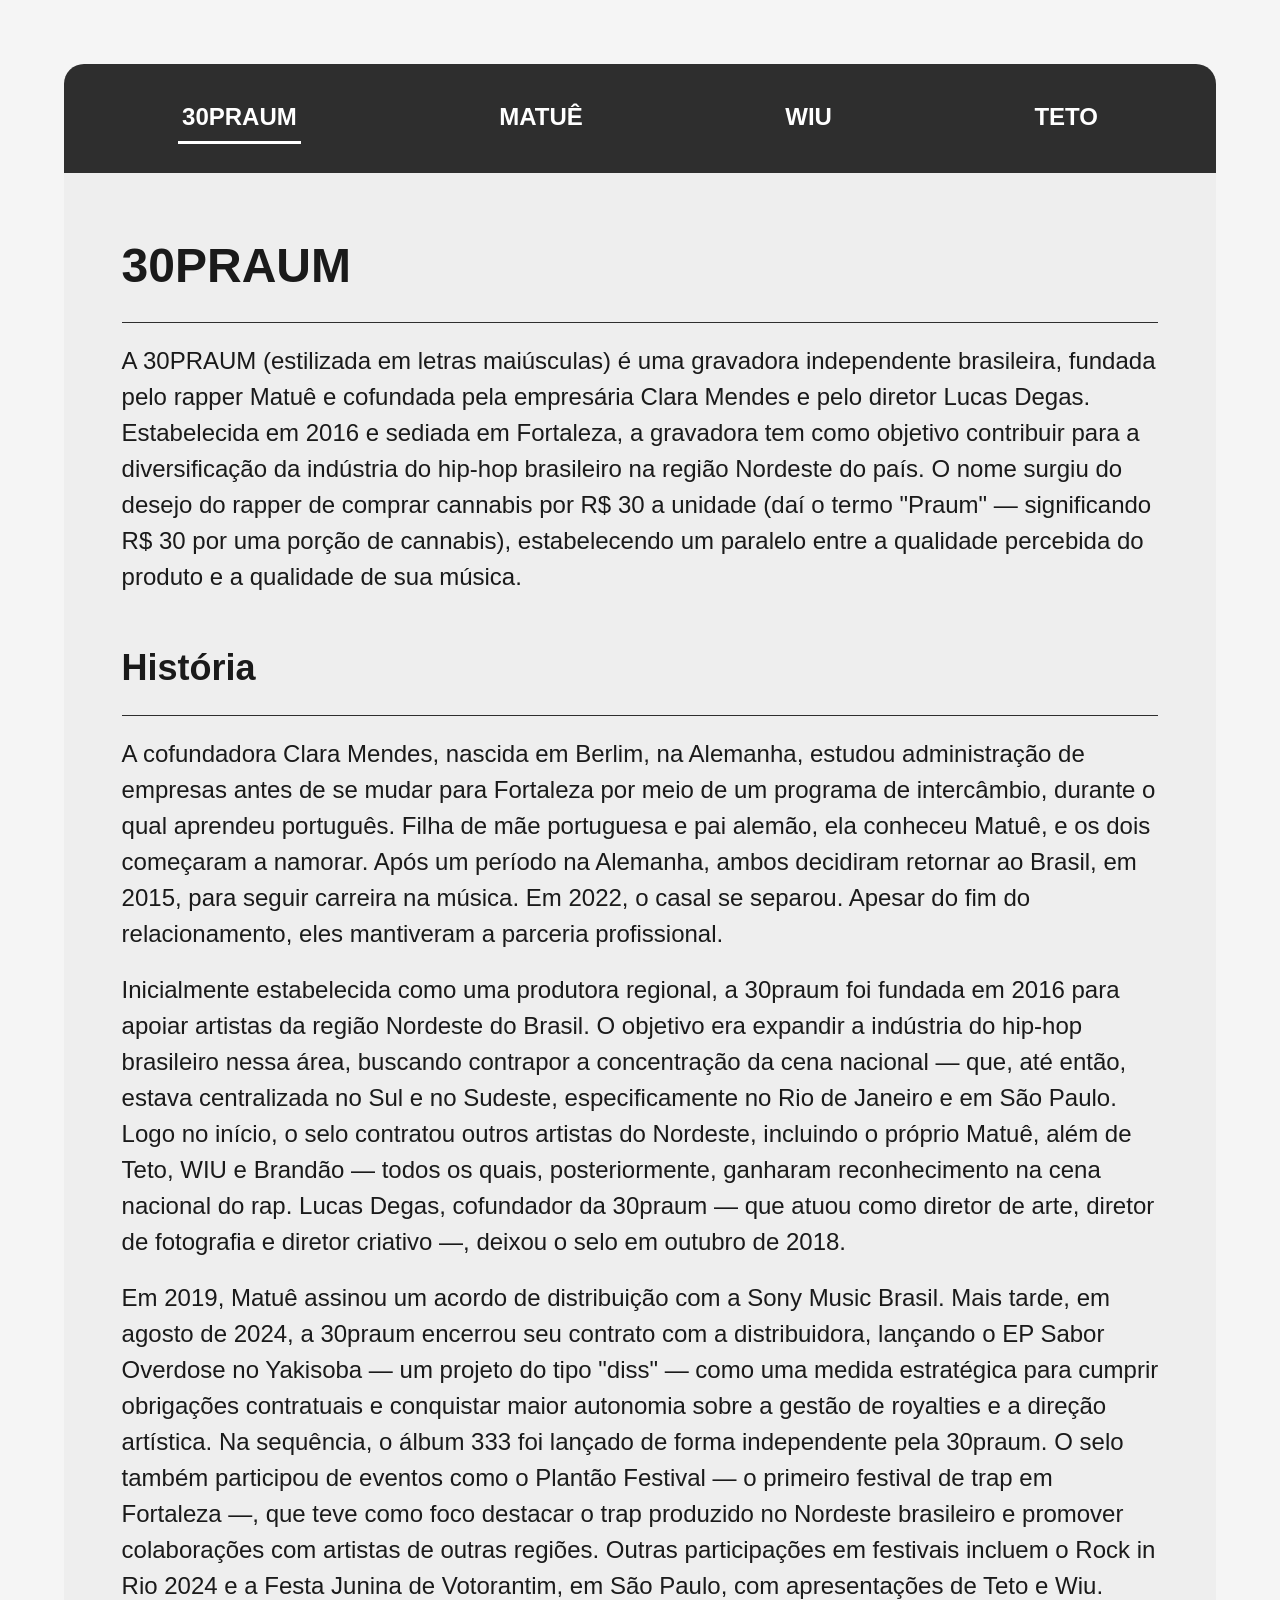
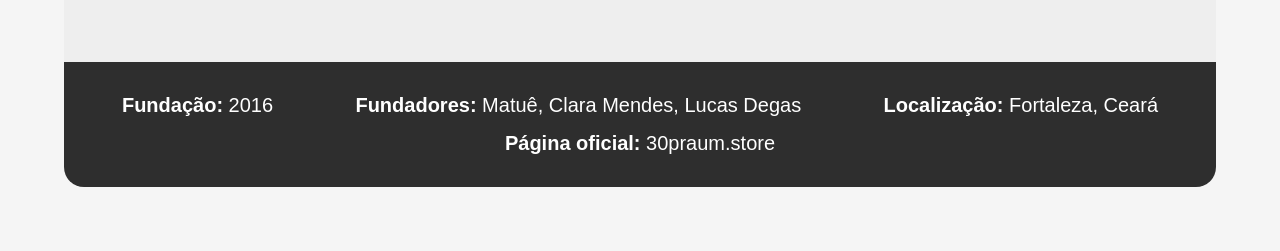
<file: index.html>
<!doctype html>
<html lang="pt-BR">
  <head>
    <meta charset="UTF-8" />
    <meta name="viewport" content="width=device-width, initial-scale=1.0" />
    <title>30PRAUM | Gravadora de Fortaleza</title>
    <link rel="stylesheet" href="style.css" />
  </head>
  <body>
    <header id="topo">
      <nav aria-label="Menu principal">
        <a href="index.html" aria-current="page">30PRAUM</a>
        <a href="matue.html">Matuê</a>
        <a href="wiu.html">WIU</a>
        <a href="teto.html">Teto</a>
      </nav>
    </header>
    <main>
      <section class="apresentacao">
        <h1>30PRAUM</h1>
        <hr />
        <p>
          A 30PRAUM (estilizada em letras maiúsculas) é uma gravadora
          independente brasileira, fundada pelo rapper Matuê e cofundada pela
          empresária Clara Mendes e pelo diretor Lucas Degas. Estabelecida em
          2016 e sediada em Fortaleza, a gravadora tem como objetivo contribuir
          para a diversificação da indústria do hip-hop brasileiro na região
          Nordeste do país. O nome surgiu do desejo do rapper de comprar
          cannabis por R$ 30 a unidade (daí o termo "Praum" — significando R$ 30
          por uma porção de cannabis), estabelecendo um paralelo entre a
          qualidade percebida do produto e a qualidade de sua música.
        </p>
      </section>

      <section>
        <h2>História</h2>
        <hr />
        <p>
          A cofundadora Clara Mendes, nascida em Berlim, na Alemanha, estudou
          administração de empresas antes de se mudar para Fortaleza por meio de
          um programa de intercâmbio, durante o qual aprendeu português. Filha
          de mãe portuguesa e pai alemão, ela conheceu Matuê, e os dois
          começaram a namorar. Após um período na Alemanha, ambos decidiram
          retornar ao Brasil, em 2015, para seguir carreira na música. Em 2022,
          o casal se separou. Apesar do fim do relacionamento, eles mantiveram a
          parceria profissional.
        </p>
        <p>
          Inicialmente estabelecida como uma produtora regional, a 30praum foi
          fundada em 2016 para apoiar artistas da região Nordeste do Brasil. O
          objetivo era expandir a indústria do hip-hop brasileiro nessa área,
          buscando contrapor a concentração da cena nacional — que, até então,
          estava centralizada no Sul e no Sudeste, especificamente no Rio de
          Janeiro e em São Paulo. Logo no início, o selo contratou outros
          artistas do Nordeste, incluindo o próprio Matuê, além de Teto, WIU e
          Brandão — todos os quais, posteriormente, ganharam reconhecimento na
          cena nacional do rap. Lucas Degas, cofundador da 30praum — que atuou
          como diretor de arte, diretor de fotografia e diretor criativo —,
          deixou o selo em outubro de 2018.
        </p>

        <p>
          Em 2019, Matuê assinou um acordo de distribuição com a Sony Music
          Brasil. Mais tarde, em agosto de 2024, a 30praum encerrou seu contrato
          com a distribuidora, lançando o EP Sabor Overdose no Yakisoba — um
          projeto do tipo "diss" — como uma medida estratégica para cumprir
          obrigações contratuais e conquistar maior autonomia sobre a gestão de
          royalties e a direção artística. Na sequência, o álbum 333 foi lançado
          de forma independente pela 30praum. O selo também participou de
          eventos como o Plantão Festival — o primeiro festival de trap em
          Fortaleza —, que teve como foco destacar o trap produzido no Nordeste
          brasileiro e promover colaborações com artistas de outras regiões.
          Outras participações em festivais incluem o Rock in Rio 2024 e a Festa
          Junina de Votorantim, em São Paulo, com apresentações de Teto e Wiu.
        </p>
      </section>
    </main>
    <footer>
      <p><span>Fundação:</span> 2016</p>
      <p><span>Fundadores:</span> Matuê, Clara Mendes, Lucas Degas</p>
      <p><span>Localização:</span> Fortaleza, Ceará</p>
      <p><span>Página oficial:</span> 30praum.store</p>
    </footer>
  </body>
</html>
</file>
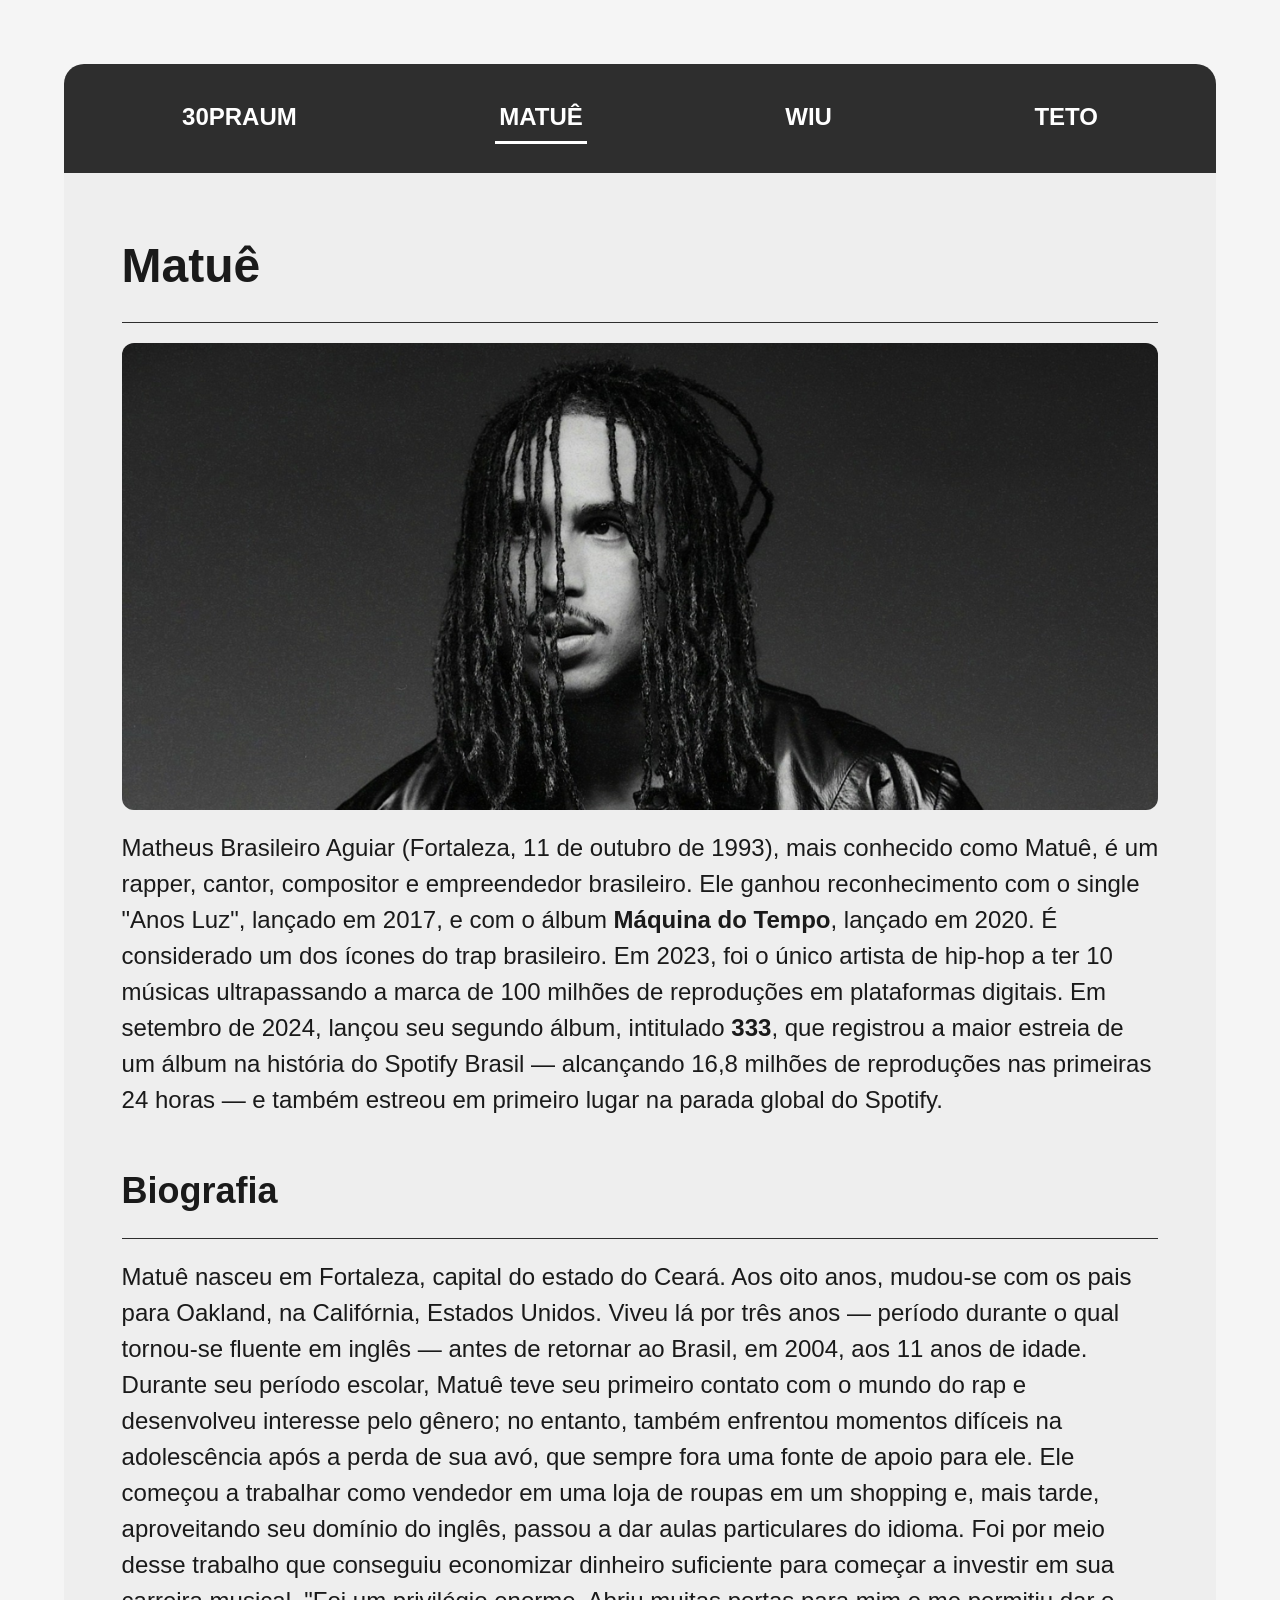
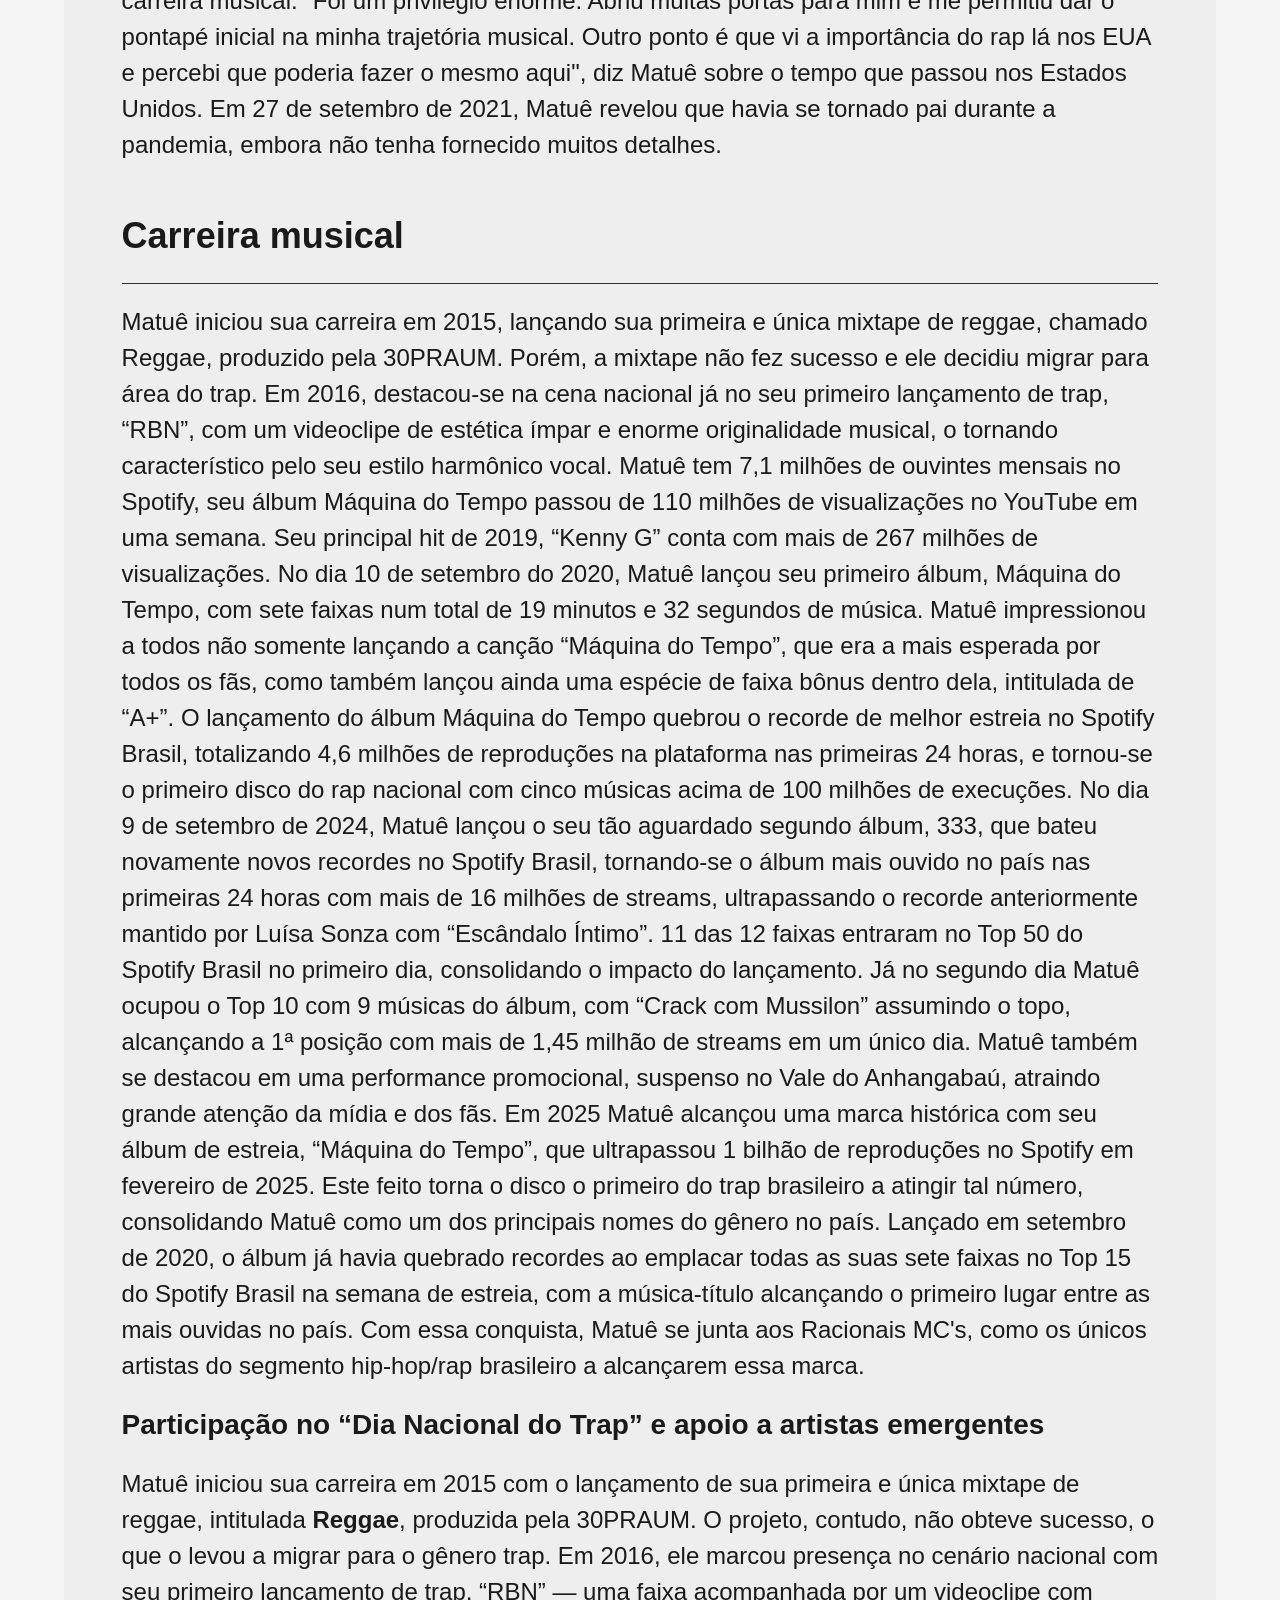
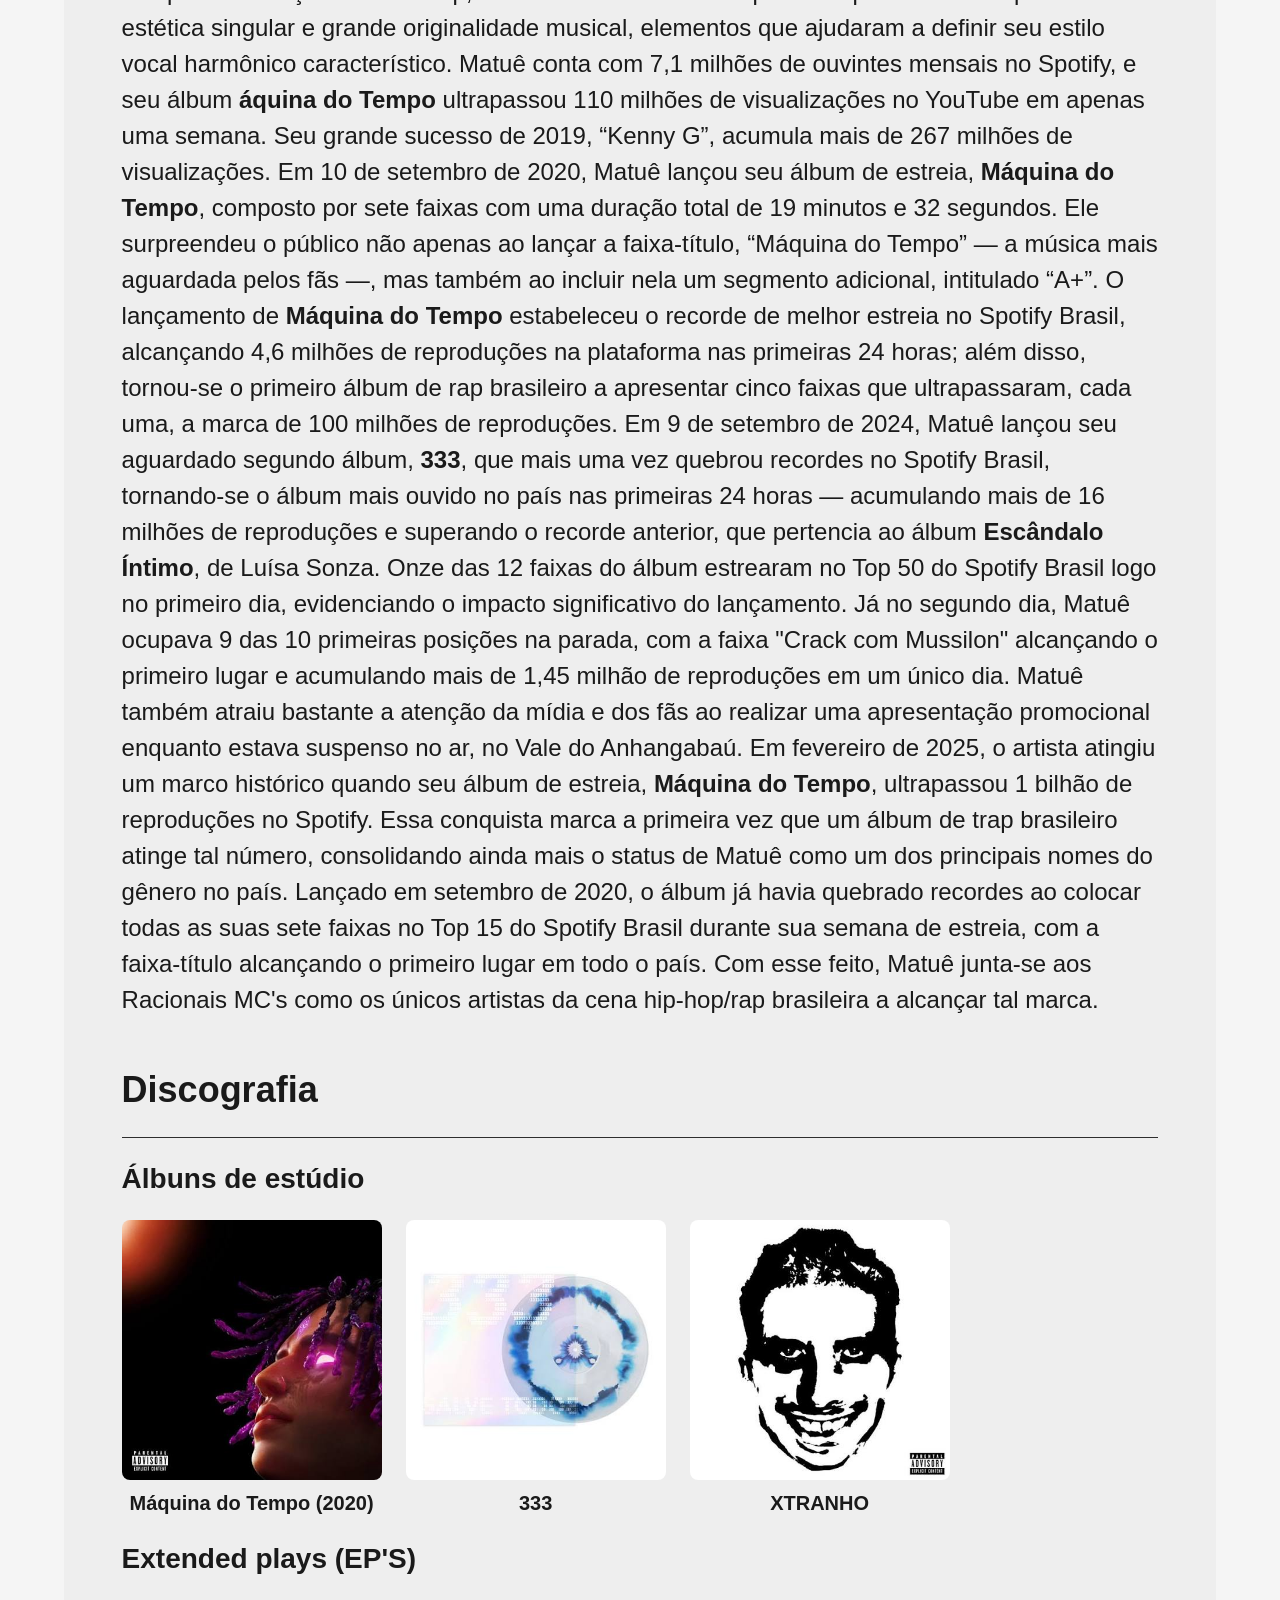
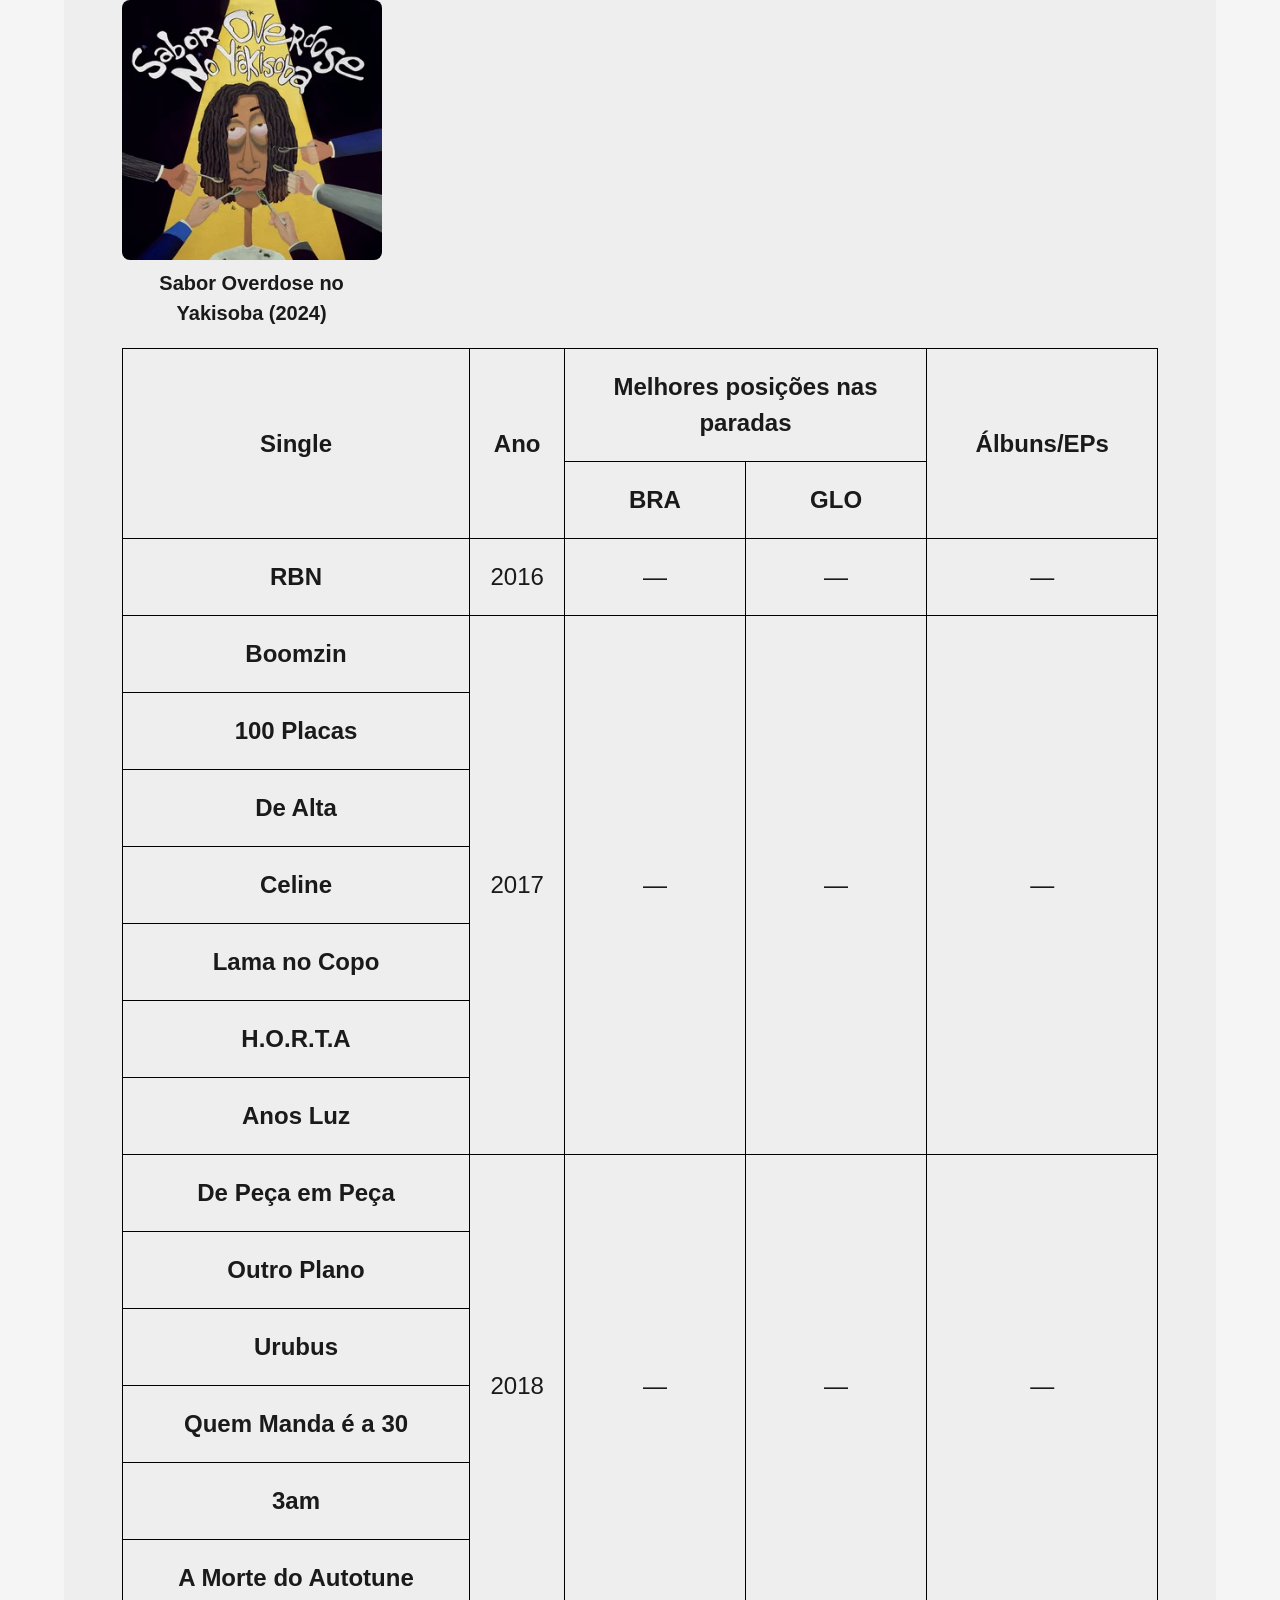
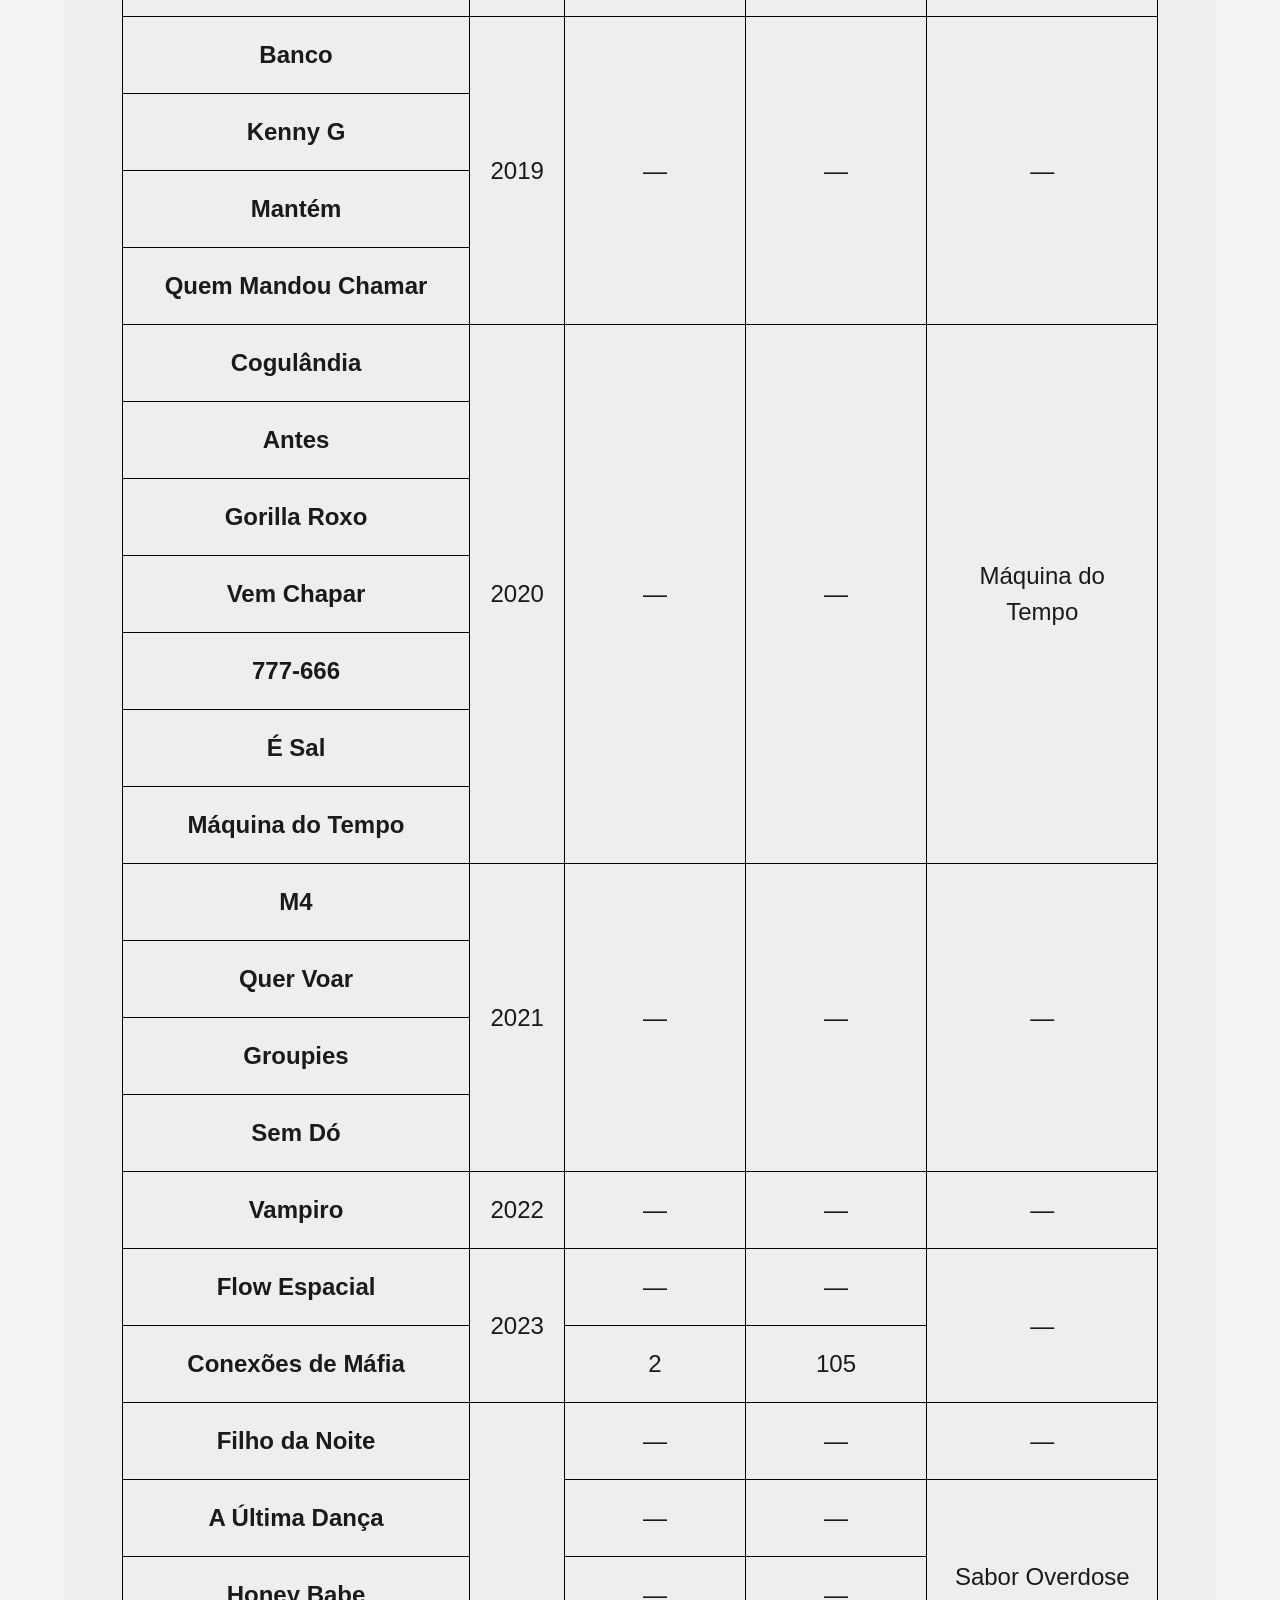
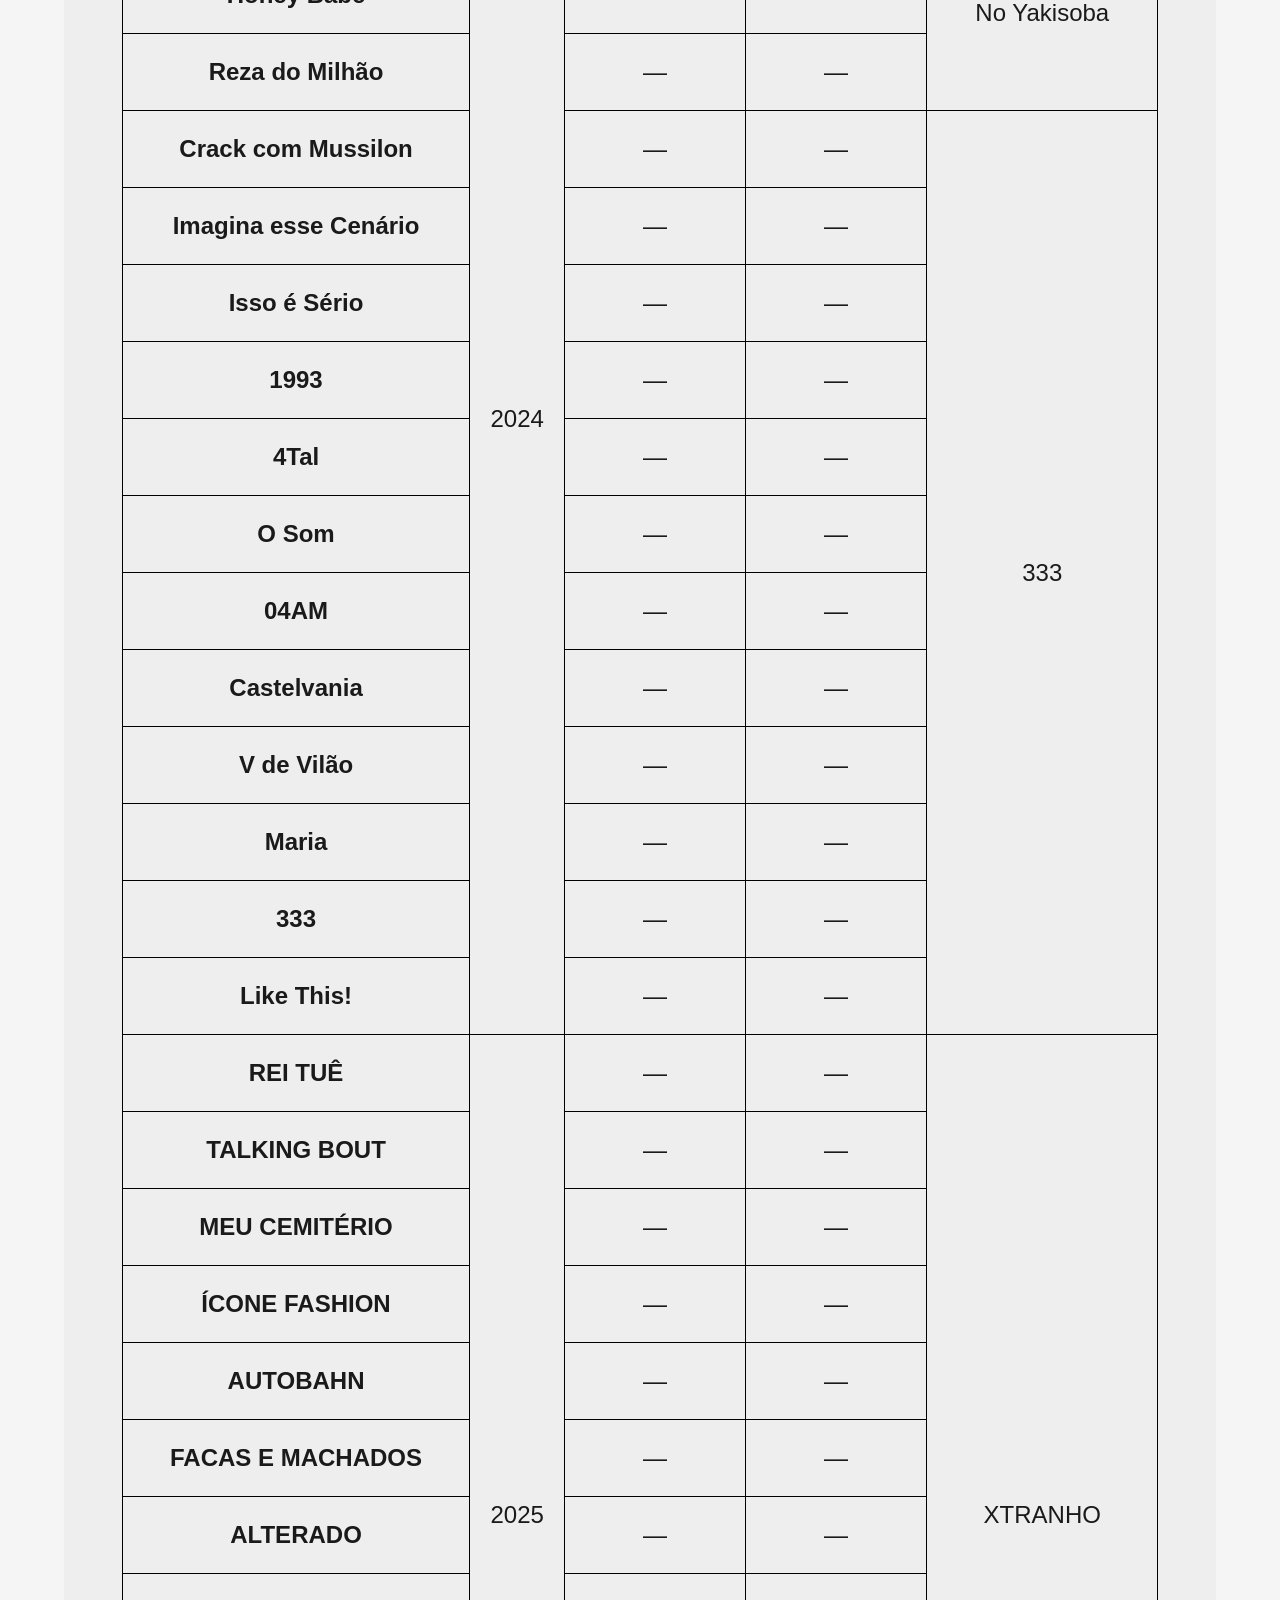
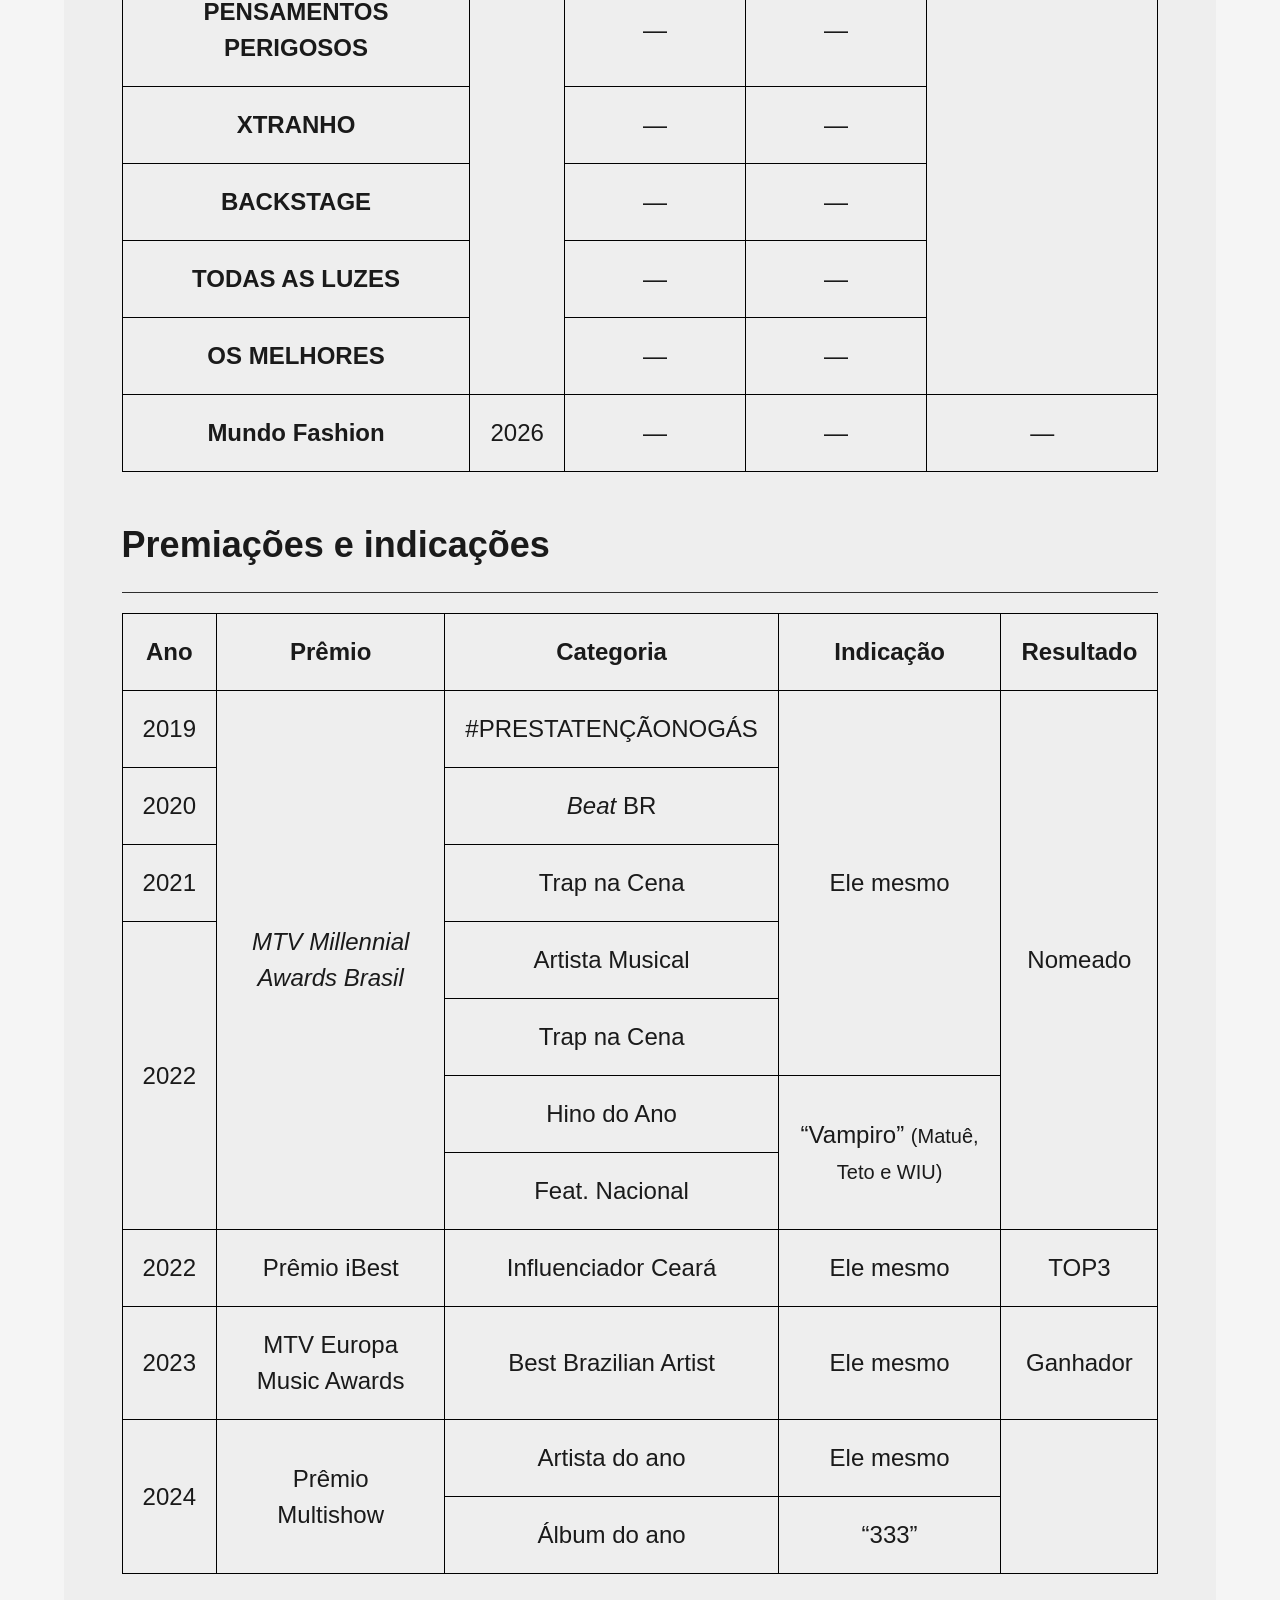
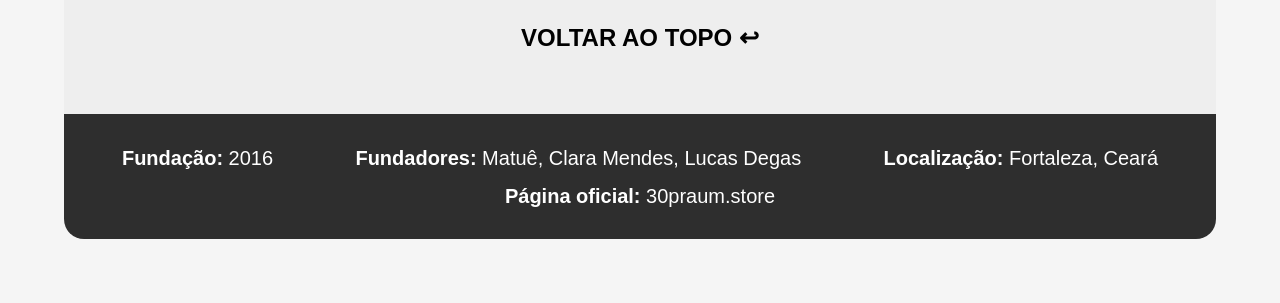
<file: matue.html>
<!doctype html>
<html lang="pt-BR">
  <head>
    <meta charset="UTF-8" />
    <meta name="viewport" content="width=device-width, initial-scale=1.0" />
    <title>Matuê | 30PRAUM</title>
    <link rel="stylesheet" href="style.css" />
  </head>
  <body>
    <header id="topo">
      <nav aria-label="Menu principal">
        <a href="index.html">30PRAUM</a>
        <a href="matue.html" aria-current="page">Matuê</a>
        <a href="wiu.html">WIU</a>
        <a href="teto.html">Teto</a>
      </nav>
    </header>
    <main>
      <section class="apresentacao">
        <h1>Matuê</h1>
        <hr />
        <img class="destaque" src="image/matue.png" alt="Matuê" />
        <p>
          Matheus Brasileiro Aguiar (Fortaleza, 11 de outubro de 1993), mais
          conhecido como Matuê, é um rapper, cantor, compositor e empreendedor
          brasileiro. Ele ganhou reconhecimento com o single "Anos Luz", lançado
          em 2017, e com o álbum <strong>Máquina do Tempo</strong>, lançado em
          2020. É considerado um dos ícones do trap brasileiro. Em 2023, foi o
          único artista de hip-hop a ter 10 músicas ultrapassando a marca de 100
          milhões de reproduções em plataformas digitais. Em setembro de 2024,
          lançou seu segundo álbum, intitulado <strong>333</strong>, que
          registrou a maior estreia de um álbum na história do Spotify Brasil —
          alcançando 16,8 milhões de reproduções nas primeiras 24 horas — e
          também estreou em primeiro lugar na parada global do Spotify.
        </p>
      </section>
      <section>
        <h2>Biografia</h2>
        <hr />
        <p>
          Matuê nasceu em Fortaleza, capital do estado do Ceará. Aos oito anos,
          mudou-se com os pais para Oakland, na Califórnia, Estados Unidos.
          Viveu lá por três anos — período durante o qual tornou-se fluente em
          inglês — antes de retornar ao Brasil, em 2004, aos 11 anos de idade.
          Durante seu período escolar, Matuê teve seu primeiro contato com o
          mundo do rap e desenvolveu interesse pelo gênero; no entanto, também
          enfrentou momentos difíceis na adolescência após a perda de sua avó,
          que sempre fora uma fonte de apoio para ele. Ele começou a trabalhar
          como vendedor em uma loja de roupas em um shopping e, mais tarde,
          aproveitando seu domínio do inglês, passou a dar aulas particulares do
          idioma. Foi por meio desse trabalho que conseguiu economizar dinheiro
          suficiente para começar a investir em sua carreira musical. "Foi um
          privilégio enorme. Abriu muitas portas para mim e me permitiu dar o
          pontapé inicial na minha trajetória musical. Outro ponto é que vi a
          importância do rap lá nos EUA e percebi que poderia fazer o mesmo
          aqui", diz Matuê sobre o tempo que passou nos Estados Unidos. Em 27 de
          setembro de 2021, Matuê revelou que havia se tornado pai durante a
          pandemia, embora não tenha fornecido muitos detalhes.
        </p>
      </section>
      <section>
        <h2>Carreira musical</h2>
        <hr />
        <p>
          Matuê iniciou sua carreira em 2015, lançando sua primeira e única
          mixtape de reggae, chamado Reggae, produzido pela 30PRAUM. Porém, a
          mixtape não fez sucesso e ele decidiu migrar para área do trap. Em
          2016, destacou-se na cena nacional já no seu primeiro lançamento de
          trap, “RBN”, com um videoclipe de estética ímpar e enorme
          originalidade musical, o tornando característico pelo seu estilo
          harmônico vocal. Matuê tem 7,1 milhões de ouvintes mensais no Spotify,
          seu álbum Máquina do Tempo passou de 110 milhões de visualizações no
          YouTube em uma semana. Seu principal hit de 2019, “Kenny G” conta com
          mais de 267 milhões de visualizações. No dia 10 de setembro do 2020,
          Matuê lançou seu primeiro álbum, Máquina do Tempo, com sete faixas num
          total de 19 minutos e 32 segundos de música. Matuê impressionou a
          todos não somente lançando a canção “Máquina do Tempo”, que era a mais
          esperada por todos os fãs, como também lançou ainda uma espécie de
          faixa bônus dentro dela, intitulada de “A+”. O lançamento do álbum
          Máquina do Tempo quebrou o recorde de melhor estreia no Spotify
          Brasil, totalizando 4,6 milhões de reproduções na plataforma nas
          primeiras 24 horas, e tornou-se o primeiro disco do rap nacional com
          cinco músicas acima de 100 milhões de execuções. No dia 9 de setembro
          de 2024, Matuê lançou o seu tão aguardado segundo álbum, 333, que
          bateu novamente novos recordes no Spotify Brasil, tornando-se o álbum
          mais ouvido no país nas primeiras 24 horas com mais de 16 milhões de
          streams, ultrapassando o recorde anteriormente mantido por Luísa Sonza
          com “Escândalo Íntimo”. 11 das 12 faixas entraram no Top 50 do Spotify
          Brasil no primeiro dia, consolidando o impacto do lançamento. Já no
          segundo dia Matuê ocupou o Top 10 com 9 músicas do álbum, com “Crack
          com Mussilon” assumindo o topo, alcançando a 1ª posição com mais de
          1,45 milhão de streams em um único dia​. Matuê também se destacou em
          uma performance promocional, suspenso no Vale do Anhangabaú, atraindo
          grande atenção da mídia e dos fãs​. Em 2025 Matuê alcançou uma marca
          histórica com seu álbum de estreia, “Máquina do Tempo”, que
          ultrapassou 1 bilhão de reproduções no Spotify em fevereiro de 2025.
          Este feito torna o disco o primeiro do trap brasileiro a atingir tal
          número, consolidando Matuê como um dos principais nomes do gênero no
          país. Lançado em setembro de 2020, o álbum já havia quebrado recordes
          ao emplacar todas as suas sete faixas no Top 15 do Spotify Brasil na
          semana de estreia, com a música-título alcançando o primeiro lugar
          entre as mais ouvidas no país. Com essa conquista, Matuê se junta aos
          Racionais MC's, como os únicos artistas do segmento hip-hop/rap
          brasileiro a alcançarem essa marca.
        </p>

        <h3>
          Participação no “Dia Nacional do Trap” e apoio a artistas emergentes
        </h3>
        <p>
          Matuê iniciou sua carreira em 2015 com o lançamento de sua primeira e
          única mixtape de reggae, intitulada <strong>Reggae</strong>, produzida
          pela 30PRAUM. O projeto, contudo, não obteve sucesso, o que o levou a
          migrar para o gênero trap. Em 2016, ele marcou presença no cenário
          nacional com seu primeiro lançamento de trap, “RBN” — uma faixa
          acompanhada por um videoclipe com estética singular e grande
          originalidade musical, elementos que ajudaram a definir seu estilo
          vocal harmônico característico. Matuê conta com 7,1 milhões de
          ouvintes mensais no Spotify, e seu álbum
          <strong>áquina do Tempo</strong> ultrapassou 110 milhões de
          visualizações no YouTube em apenas uma semana. Seu grande sucesso de
          2019, “Kenny G”, acumula mais de 267 milhões de visualizações. Em 10
          de setembro de 2020, Matuê lançou seu álbum de estreia,
          <strong>Máquina do Tempo</strong>, composto por sete faixas com uma
          duração total de 19 minutos e 32 segundos. Ele surpreendeu o público
          não apenas ao lançar a faixa-título, “Máquina do Tempo” — a música
          mais aguardada pelos fãs —, mas também ao incluir nela um segmento
          adicional, intitulado “A+”. O lançamento de
          <strong>Máquina do Tempo</strong> estabeleceu o recorde de melhor
          estreia no Spotify Brasil, alcançando 4,6 milhões de reproduções na
          plataforma nas primeiras 24 horas; além disso, tornou-se o primeiro
          álbum de rap brasileiro a apresentar cinco faixas que ultrapassaram,
          cada uma, a marca de 100 milhões de reproduções. Em 9 de setembro de
          2024, Matuê lançou seu aguardado segundo álbum, <strong>333</strong>,
          que mais uma vez quebrou recordes no Spotify Brasil, tornando-se o
          álbum mais ouvido no país nas primeiras 24 horas — acumulando mais de
          16 milhões de reproduções e superando o recorde anterior, que
          pertencia ao álbum <strong>Escândalo Íntimo</strong>, de Luísa Sonza.
          Onze das 12 faixas do álbum estrearam no Top 50 do Spotify Brasil logo
          no primeiro dia, evidenciando o impacto significativo do lançamento.
          Já no segundo dia, Matuê ocupava 9 das 10 primeiras posições na
          parada, com a faixa "Crack com Mussilon" alcançando o primeiro lugar e
          acumulando mais de 1,45 milhão de reproduções em um único dia. Matuê
          também atraiu bastante a atenção da mídia e dos fãs ao realizar uma
          apresentação promocional enquanto estava suspenso no ar, no Vale do
          Anhangabaú. Em fevereiro de 2025, o artista atingiu um marco histórico
          quando seu álbum de estreia, <strong>Máquina do Tempo</strong>,
          ultrapassou 1 bilhão de reproduções no Spotify. Essa conquista marca a
          primeira vez que um álbum de trap brasileiro atinge tal número,
          consolidando ainda mais o status de Matuê como um dos principais nomes
          do gênero no país. Lançado em setembro de 2020, o álbum já havia
          quebrado recordes ao colocar todas as suas sete faixas no Top 15 do
          Spotify Brasil durante sua semana de estreia, com a faixa-título
          alcançando o primeiro lugar em todo o país. Com esse feito, Matuê
          junta-se aos Racionais MC's como os únicos artistas da cena
          hip-hop/rap brasileira a alcançar tal marca.
        </p>
      </section>
      <section>
        <h2>Discografia</h2>
        <hr />
        <div class="discografia">
          <h3>Álbuns de estúdio</h3>
          <ul class="discografia_albums cards">
            <li class="album">
              <img src="image/maquinadotempo.jpg" alt="Máquina do Tempo" /><span
                >Máquina do Tempo (2020)</span
              >
            </li>
            <li class="album">
              <img src="image/333.jpg" alt="333" /><span>333</span>
            </li>
            <li class="album">
              <img src="image/xtranho.jpg" alt="XTRANHO" /><span>XTRANHO</span>
            </li>
          </ul>
          <h3>Extended plays (EP'S)</h3>
          <ul class="discografia_eps cards">
            <li class="album">
              <img
                src="image/saboroverdosenoyakisoba.jpg"
                alt="Sabor Overdose no Yakisoba"
              /><span>Sabor Overdose no Yakisoba (2024)</span>
            </li>
          </ul>
        </div>

        <div class="tabela">
          <table>
            <tr>
              <th rowspan="2">Single</th>
              <th rowspan="2">Ano</th>
              <th colspan="2">Melhores posições nas paradas</th>
              <th rowspan="2">Álbuns/EPs</th>
            </tr>
            <tr>
              <th>BRA</th>
              <th>GLO</th>
            </tr>
            <tr>
              <td><strong>RBN</strong></td>
              <td>2016</td>
              <td>—</td>
              <td>—</td>
              <td>—</td>
            </tr>
            <tr>
              <td><strong>Boomzin</strong></td>
              <td rowspan="7">2017</td>
              <td rowspan="7">—</td>
              <td rowspan="7">—</td>
              <td rowspan="7">—</td>
            </tr>
            <tr>
              <td><strong>100 Placas</strong></td>
            </tr>
            <tr>
              <td><strong>De Alta</strong></td>
            </tr>
            <tr>
              <td><strong>Celine</strong></td>
            </tr>
            <tr>
              <td><strong>Lama no Copo</strong></td>
            </tr>
            <tr>
              <td><strong>H.O.R.T.A</strong></td>
            </tr>
            <tr>
              <td><strong>Anos Luz</strong></td>
            </tr>
            <tr>
              <td><strong>De Peça em Peça</strong></td>
              <td rowspan="6">2018</td>
              <td rowspan="6">—</td>
              <td rowspan="6">—</td>
              <td rowspan="6">—</td>
            </tr>
            <tr>
              <td><strong>Outro Plano</strong></td>
            </tr>
            <tr>
              <td><strong>Urubus</strong></td>
            </tr>
            <tr>
              <td><strong>Quem Manda é a 30</strong></td>
            </tr>
            <tr>
              <td><strong>3am</strong></td>
            </tr>
            <tr>
              <td><strong>A Morte do Autotune</strong></td>
            </tr>
            <tr>
              <td><strong>Banco</strong></td>
              <td rowspan="4">2019</td>
              <td rowspan="4">—</td>
              <td rowspan="4">—</td>
              <td rowspan="4">—</td>
            </tr>
            <tr>
              <td><strong>Kenny G</strong></td>
            </tr>
            <tr>
              <td><strong>Mantém</strong></td>
            </tr>
            <tr>
              <td><strong>Quem Mandou Chamar</strong></td>
            </tr>
            <tr>
              <td><strong>Cogulândia</strong></td>
              <td rowspan="7">2020</td>
              <td rowspan="7">—</td>
              <td rowspan="7">—</td>
              <td rowspan="7">Máquina do Tempo</td>
            </tr>
            <tr>
              <td><strong>Antes</strong></td>
            </tr>
            <tr>
              <td><strong>Gorilla Roxo</strong></td>
            </tr>
            <tr>
              <td><strong>Vem Chapar</strong></td>
            </tr>
            <tr>
              <td><strong>777-666</strong></td>
            </tr>
            <tr>
              <td><strong>É Sal</strong></td>
            </tr>
            <tr>
              <td><strong>Máquina do Tempo</strong></td>
            </tr>
            <tr>
              <td><strong>M4</strong></td>
              <td rowspan="4">2021</td>
              <td rowspan="4">—</td>
              <td rowspan="4">—</td>
              <td rowspan="4">—</td>
            </tr>
            <tr>
              <td><strong>Quer Voar</strong></td>
            </tr>
            <tr>
              <td><strong>Groupies</strong></td>
            </tr>
            <tr>
              <td><strong>Sem Dó</strong></td>
            </tr>
            <tr>
              <td><strong>Vampiro</strong></td>
              <td>2022</td>
              <td>—</td>
              <td>—</td>
              <td>—</td>
            </tr>
            <tr>
              <td><strong>Flow Espacial</strong></td>
              <td rowspan="2">2023</td>
              <td>—</td>
              <td>—</td>
              <td rowspan="2">—</td>
            </tr>
            <tr>
              <td><strong>Conexões de Máfia</strong></td>
              <td>2</td>
              <td>105</td>
            </tr>
            <tr>
              <td><strong>Filho da Noite</strong></td>
              <td rowspan="16">2024</td>
              <td>—</td>
              <td>—</td>
              <td>—</td>
            </tr>
            <tr>
              <td><strong>A Última Dança</strong></td>
              <td>—</td>
              <td>—</td>
              <td rowspan="3">Sabor Overdose<br />No Yakisoba</td>
            </tr>
            <tr>
              <td><strong>Honey Babe</strong></td>
              <td>—</td>
              <td>—</td>
            </tr>
            <tr>
              <td><strong>Reza do Milhão</strong></td>
              <td>—</td>
              <td>—</td>
            </tr>
            <tr>
              <td><strong>Crack com Mussilon</strong></td>
              <td>—</td>
              <td>—</td>
              <td rowspan="12">333</td>
            </tr>
            <tr>
              <td><strong>Imagina esse Cenário</strong></td>
              <td>—</td>
              <td>—</td>
            </tr>
            <tr>
              <td><strong>Isso é Sério</strong></td>
              <td>—</td>
              <td>—</td>
            </tr>
            <tr>
              <td><strong>1993</strong></td>
              <td>—</td>
              <td>—</td>
            </tr>
            <tr>
              <td><strong>4Tal</strong></td>
              <td>—</td>
              <td>—</td>
            </tr>
            <tr>
              <td><strong>O Som</strong></td>
              <td>—</td>
              <td>—</td>
            </tr>
            <tr>
              <td><strong>04AM</strong></td>
              <td>—</td>
              <td>—</td>
            </tr>
            <tr>
              <td><strong>Castelvania</strong></td>
              <td>—</td>
              <td>—</td>
            </tr>
            <tr>
              <td><strong>V de Vilão</strong></td>
              <td>—</td>
              <td>—</td>
            </tr>
            <tr>
              <td><strong>Maria</strong></td>
              <td>—</td>
              <td>—</td>
            </tr>
            <tr>
              <td><strong>333</strong></td>
              <td>—</td>
              <td>—</td>
            </tr>
            <tr>
              <td><strong>Like This!</strong></td>
              <td>—</td>
              <td>—</td>
            </tr>
            <tr>
              <td><strong>REI TUÊ</strong></td>
              <td rowspan="12">2025</td>
              <td>—</td>
              <td>—</td>
              <td rowspan="12">XTRANHO</td>
            </tr>
            <tr>
              <td><strong>TALKING BOUT</strong></td>
              <td>—</td>
              <td>—</td>
            </tr>
            <tr>
              <td><strong>MEU CEMITÉRIO</strong></td>
              <td>—</td>
              <td>—</td>
            </tr>
            <tr>
              <td><strong>ÍCONE FASHION</strong></td>
              <td>—</td>
              <td>—</td>
            </tr>
            <tr>
              <td><strong>AUTOBAHN</strong></td>
              <td>—</td>
              <td>—</td>
            </tr>
            <tr>
              <td><strong>FACAS E MACHADOS</strong></td>
              <td>—</td>
              <td>—</td>
            </tr>
            <tr>
              <td><strong>ALTERADO</strong></td>
              <td>—</td>
              <td>—</td>
            </tr>
            <tr>
              <td><strong>PENSAMENTOS PERIGOSOS</strong></td>
              <td>—</td>
              <td>—</td>
            </tr>
            <tr>
              <td><strong>XTRANHO</strong></td>
              <td>—</td>
              <td>—</td>
            </tr>
            <tr>
              <td><strong>BACKSTAGE</strong></td>
              <td>—</td>
              <td>—</td>
            </tr>
            <tr>
              <td><strong>TODAS AS LUZES</strong></td>
              <td>—</td>
              <td>—</td>
            </tr>
            <tr>
              <td><strong>OS MELHORES</strong></td>
              <td>—</td>
              <td>—</td>
            </tr>
            <tr>
              <td><strong>Mundo Fashion</strong></td>
              <td>2026</td>
              <td>—</td>
              <td>—</td>
              <td>—</td>
            </tr>
          </table>
        </div>
      </section>
      <section>
        <h2>Premiações e indicações</h2>
        <hr />

        <div class="tabela">
          <table>
            <thead>
              <tr>
                <th scope="col">Ano</th>
                <th scope="col">Prêmio</th>
                <th scope="col">Categoria</th>
                <th scope="col">Indicação</th>
                <th scope="col">Resultado</th>
              </tr>
            </thead>
            <tbody>
              <tr>
                <td>2019</td>
                <td rowspan="7"><i>MTV Millennial Awards Brasil</i></td>
                <td>#PRESTATENÇÃONOGÁS</td>
                <td rowspan="5">Ele mesmo</td>
                <td rowspan="7" class="resultado nomeado">Nomeado</td>
              </tr>
              <tr>
                <td>2020</td>
                <td><i>Beat</i> BR</td>
              </tr>
              <tr>
                <td>2021</td>
                <td>Trap na Cena</td>
              </tr>
              <tr>
                <td rowspan="4">2022</td>
                <td>Artista Musical</td>
              </tr>
              <tr>
                <td>Trap na Cena</td>
              </tr>
              <tr>
                <td>Hino do Ano</td>
                <td rowspan="2">
                  “Vampiro” <small>(Matuê, Teto e WIU)</small>
                </td>
              </tr>
              <tr>
                <td>Feat. Nacional</td>
              </tr>
              <tr>
                <td>2022</td>
                <td>Prêmio iBest</td>
                <td>Influenciador Ceará</td>
                <td>Ele mesmo</td>
                <td class="resultado ganhador">TOP3</td>
              </tr>
              <tr>
                <td>2023</td>
                <td>MTV Europa Music Awards</td>
                <td>Best Brazilian Artist</td>
                <td>Ele mesmo</td>
                <td class="resultado ganhador">Ganhador</td>
              </tr>
              <tr>
                <td rowspan="2">2024</td>
                <td rowspan="2">Prêmio Multishow</td>
                <td>Artista do ano</td>
                <td>Ele mesmo</td>
                <td rowspan="2" class="resultado nomeado"></td>
              </tr>
              <tr>
                <td>Álbum do ano</td>
                <td>“333”</td>
              </tr>
            </tbody>
          </table>
        </div>
      </section>
      <a class="voltar" href="#topo">Voltar ao topo &#x21A9;</a>
    </main>
    <footer>
      <p><span>Fundação:</span> 2016</p>
      <p><span>Fundadores:</span> Matuê, Clara Mendes, Lucas Degas</p>
      <p><span>Localização:</span> Fortaleza, Ceará</p>
      <p><span>Página oficial:</span> 30praum.store</p>
    </footer>
  </body>
</html>
</file>
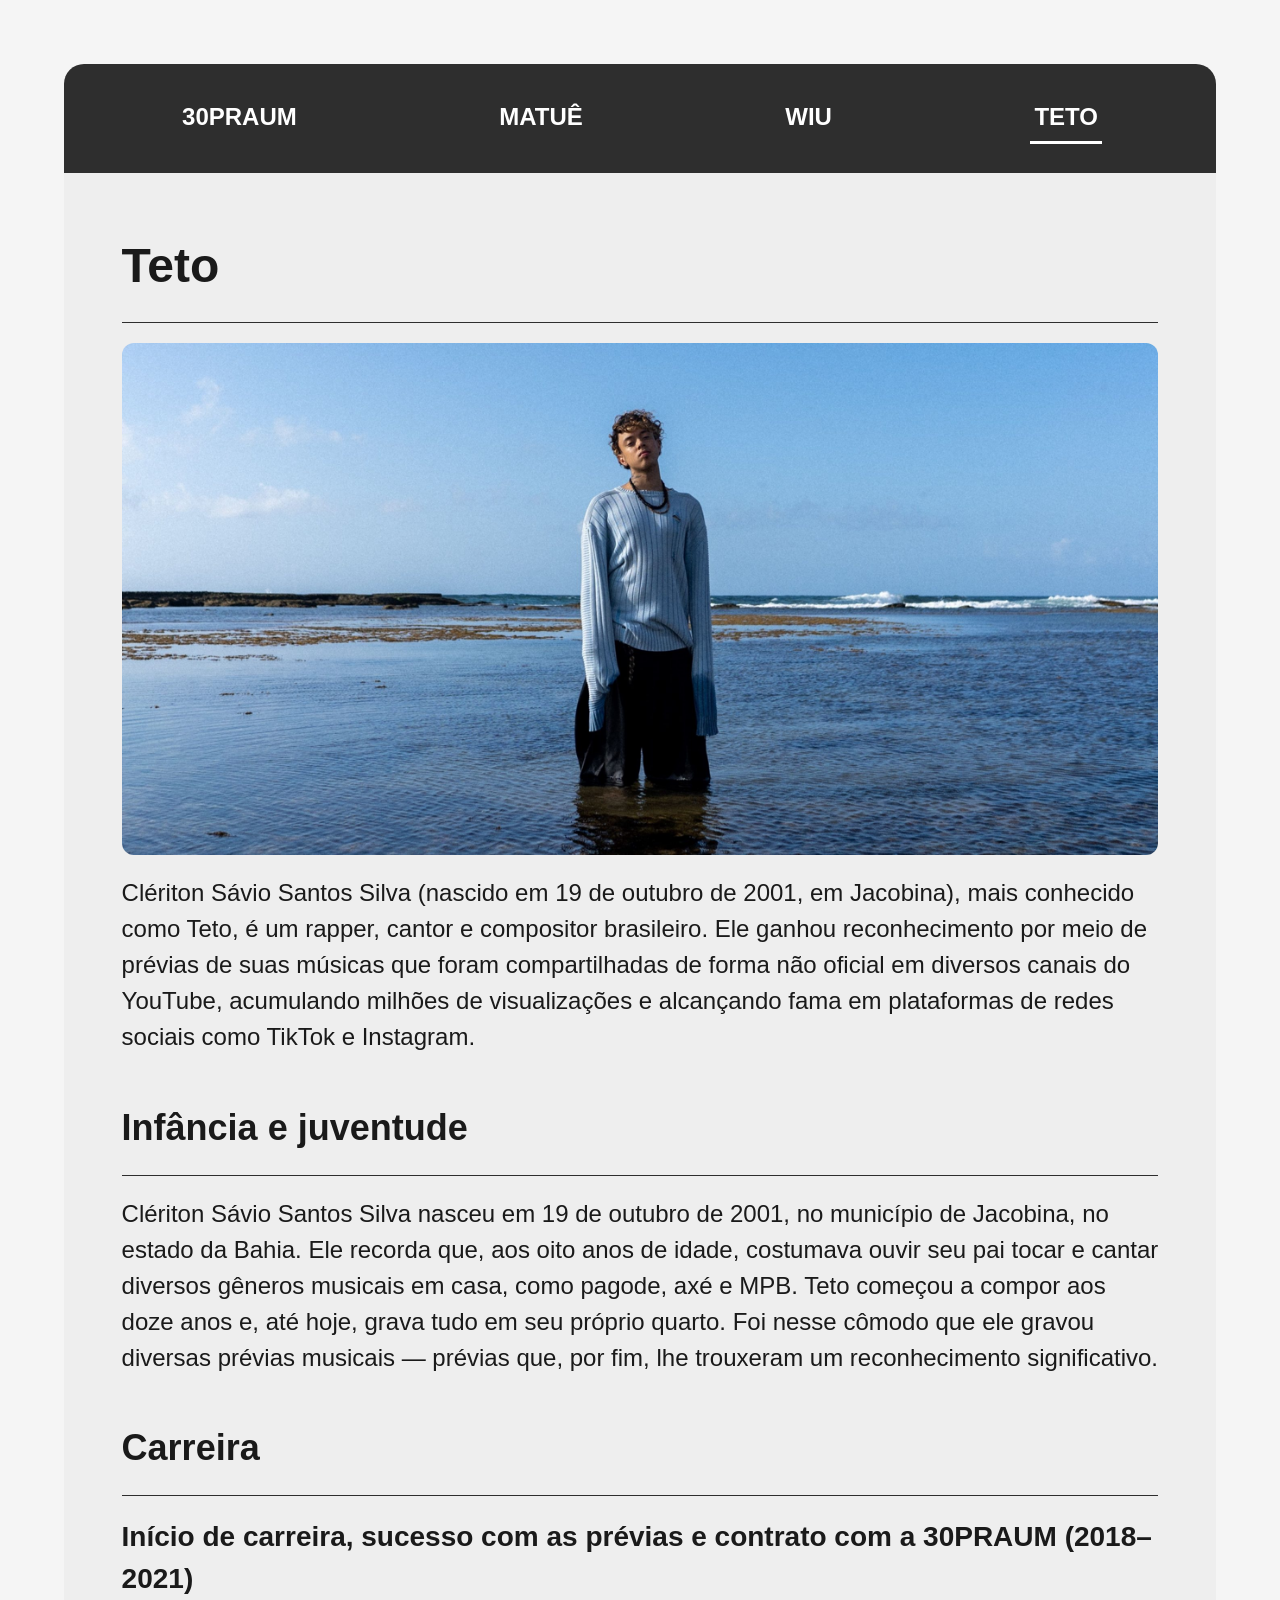
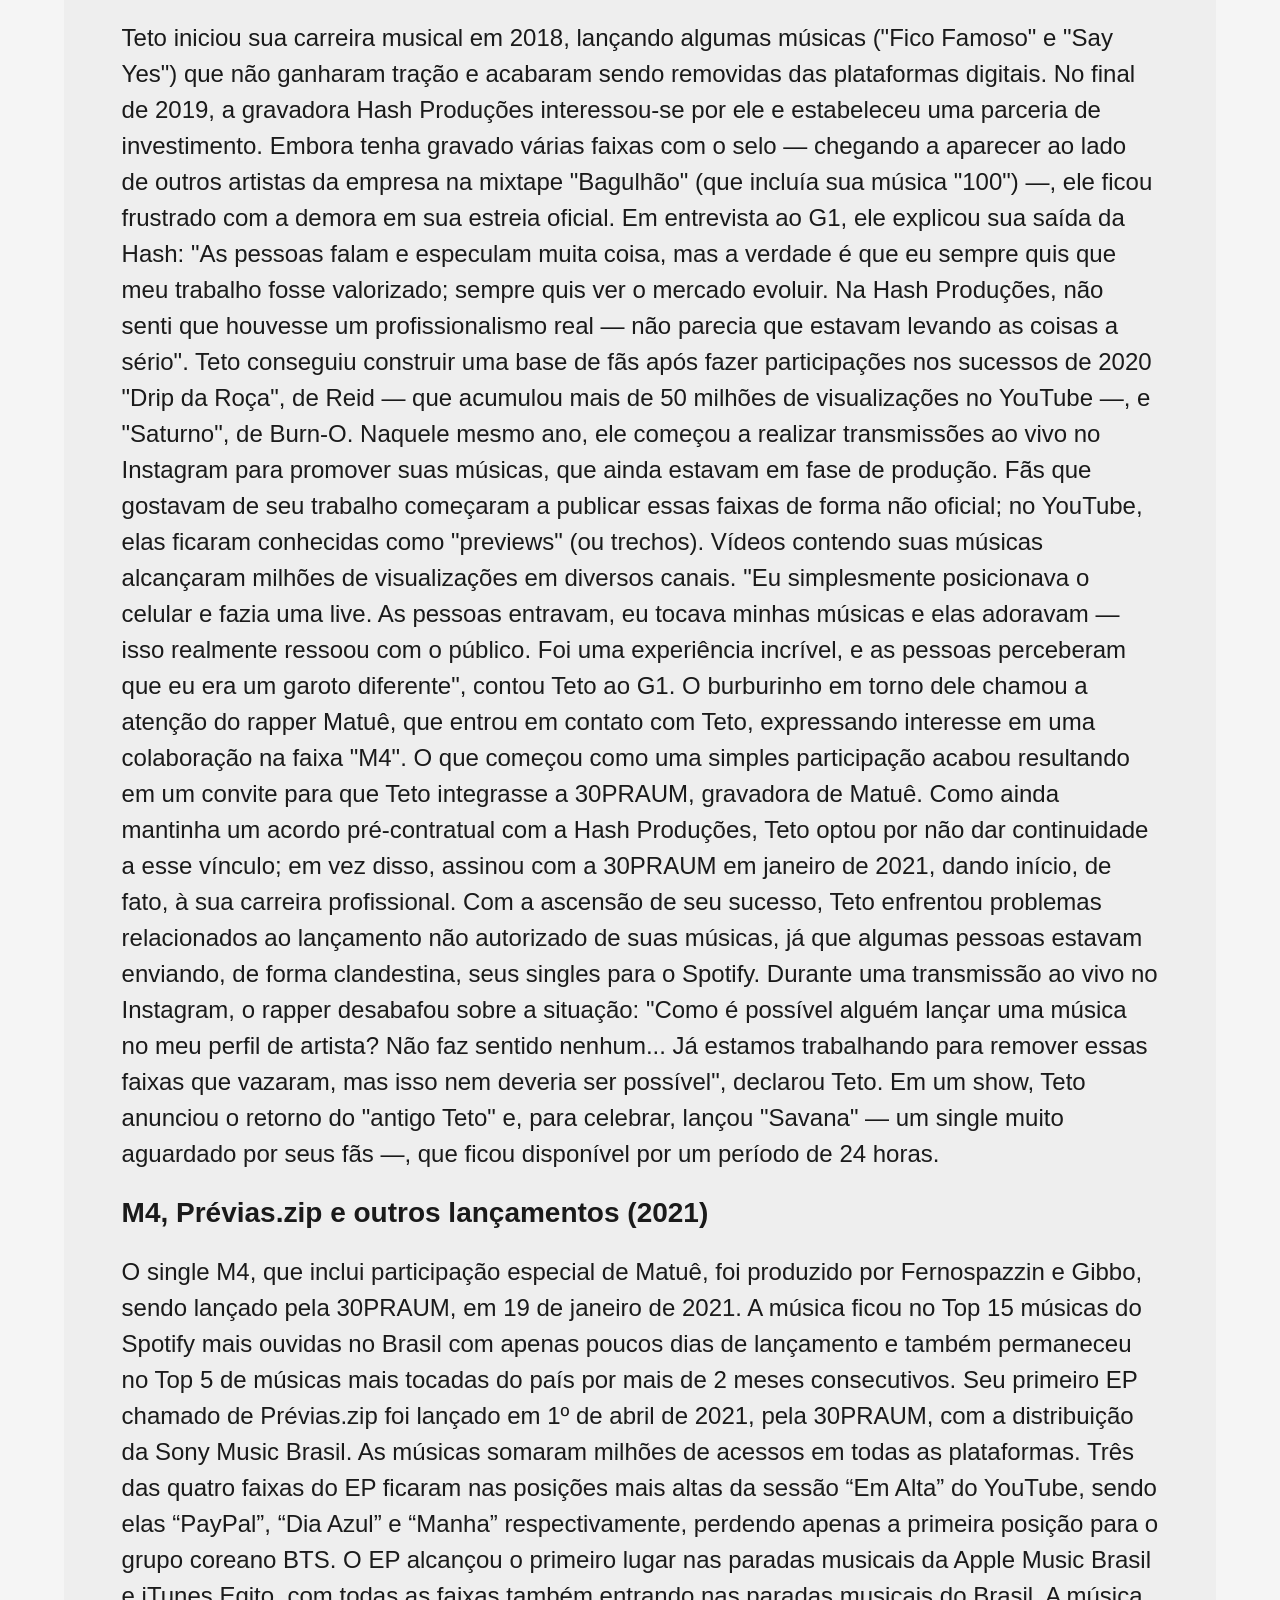
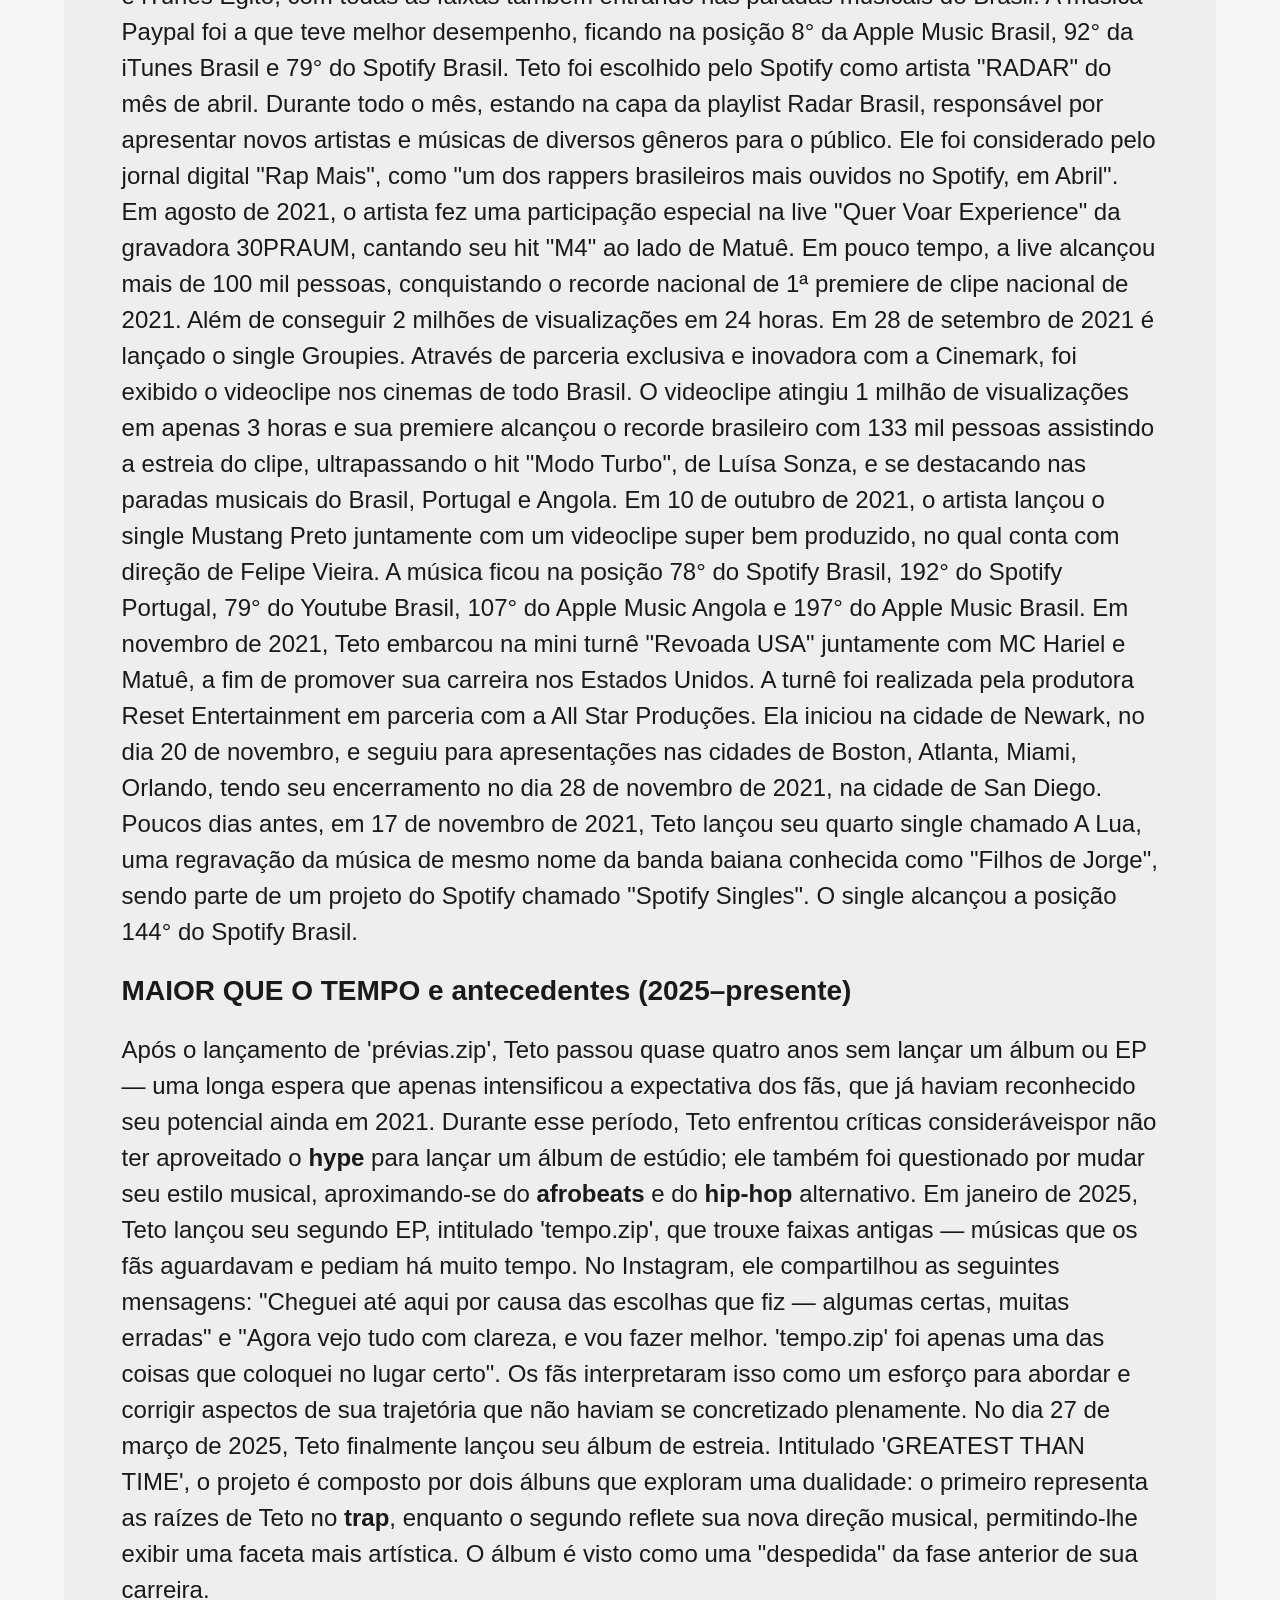
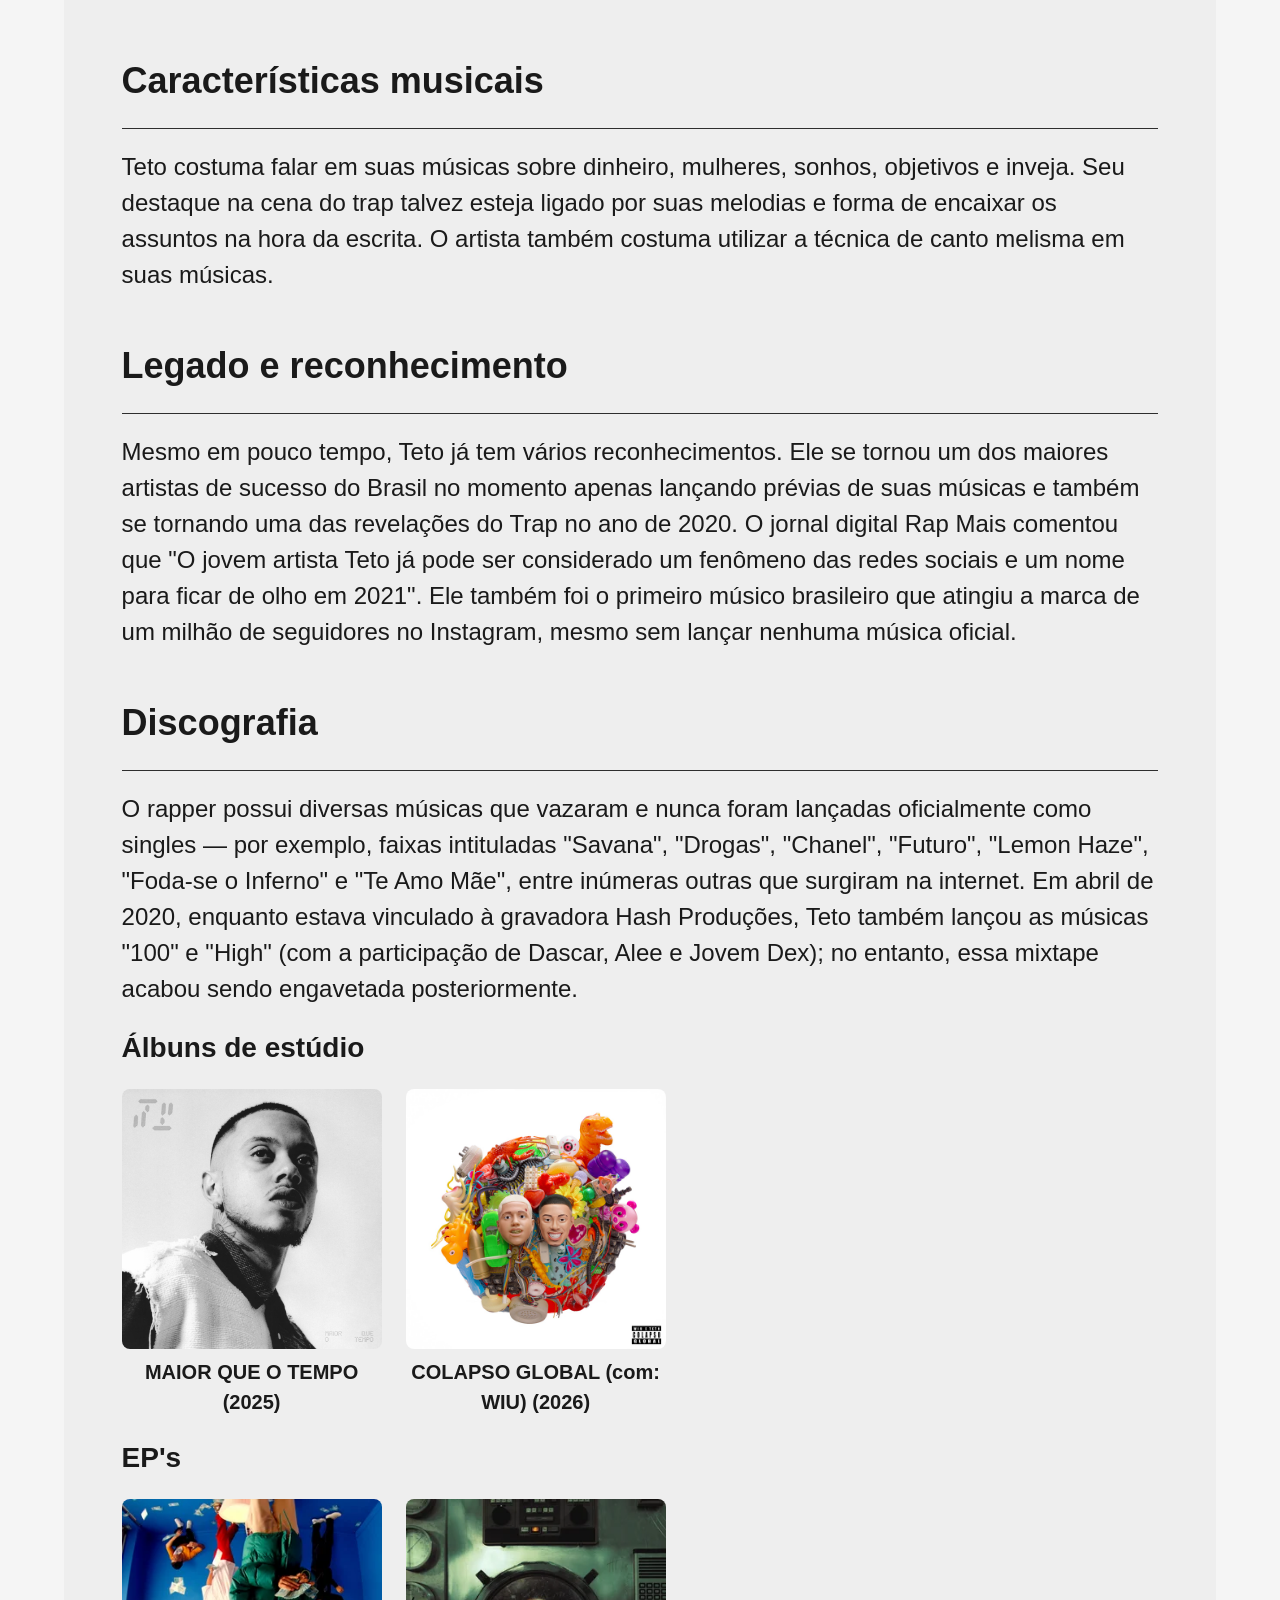
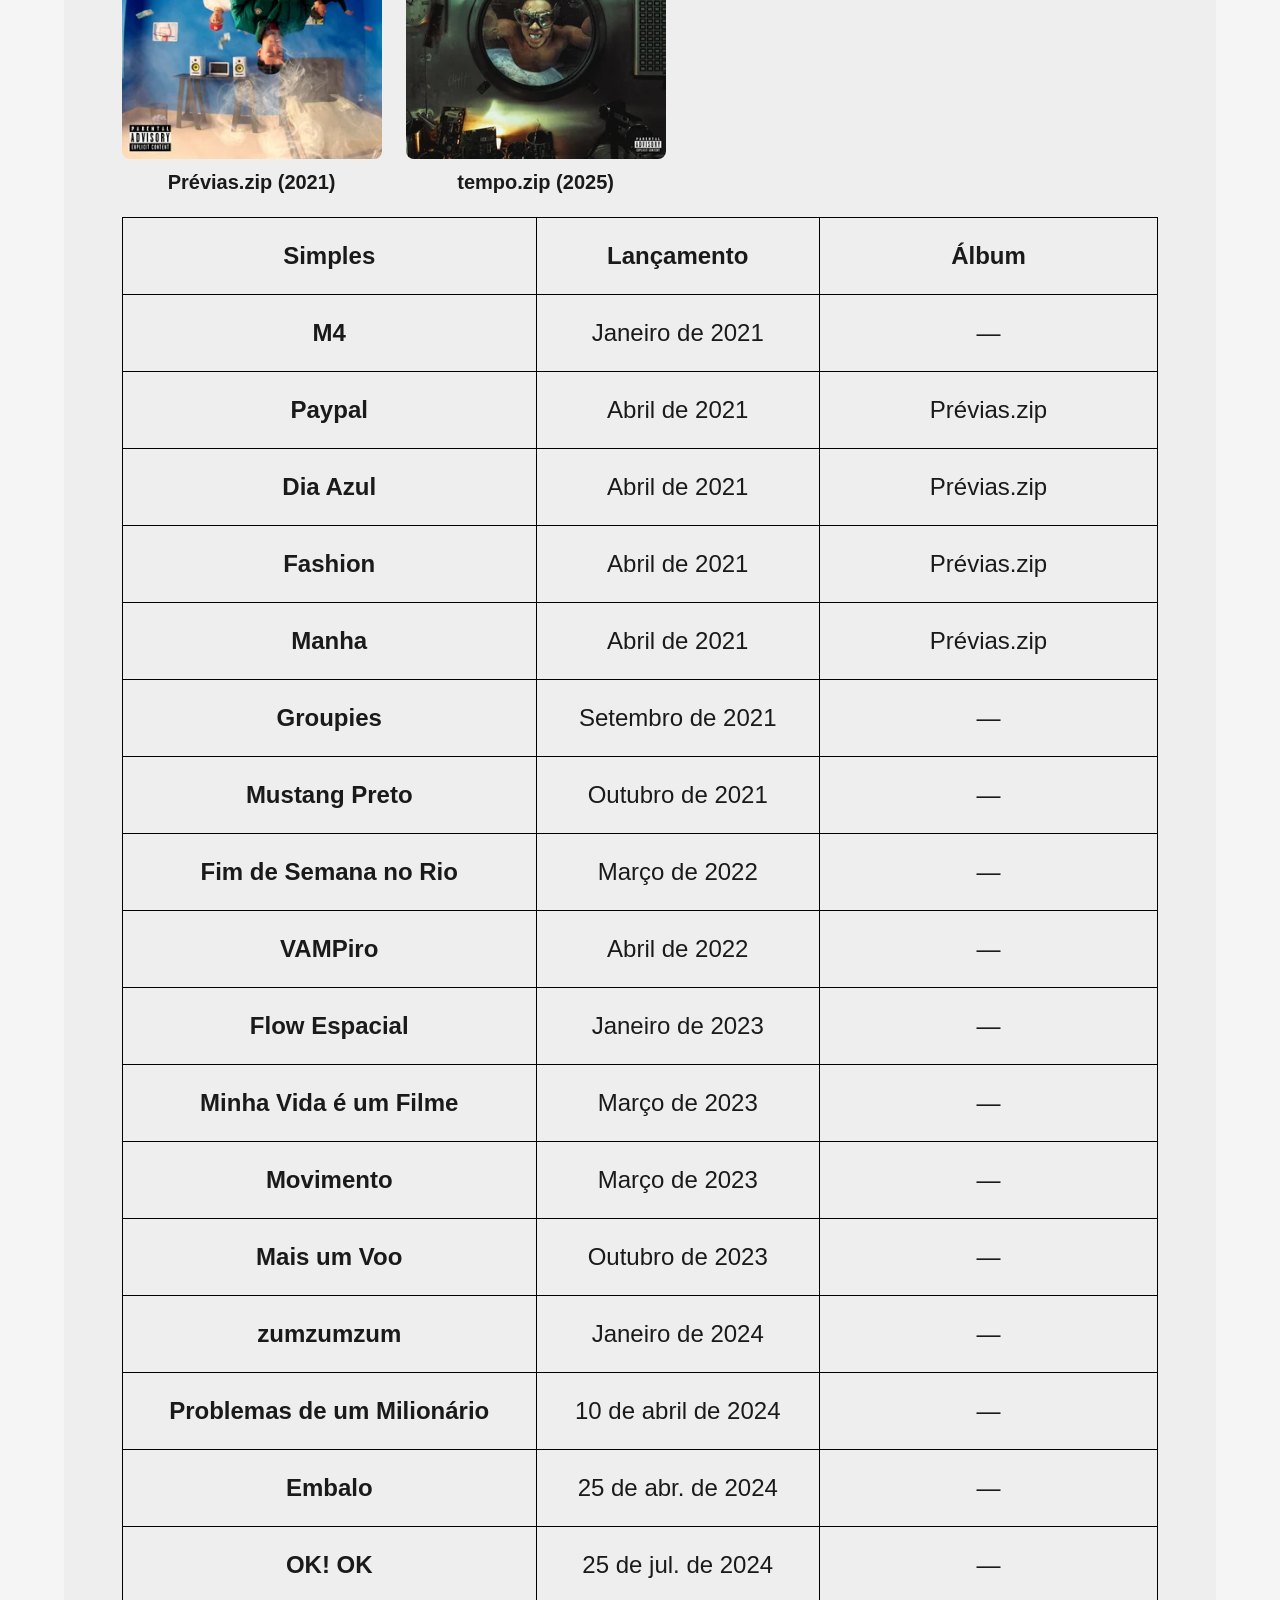
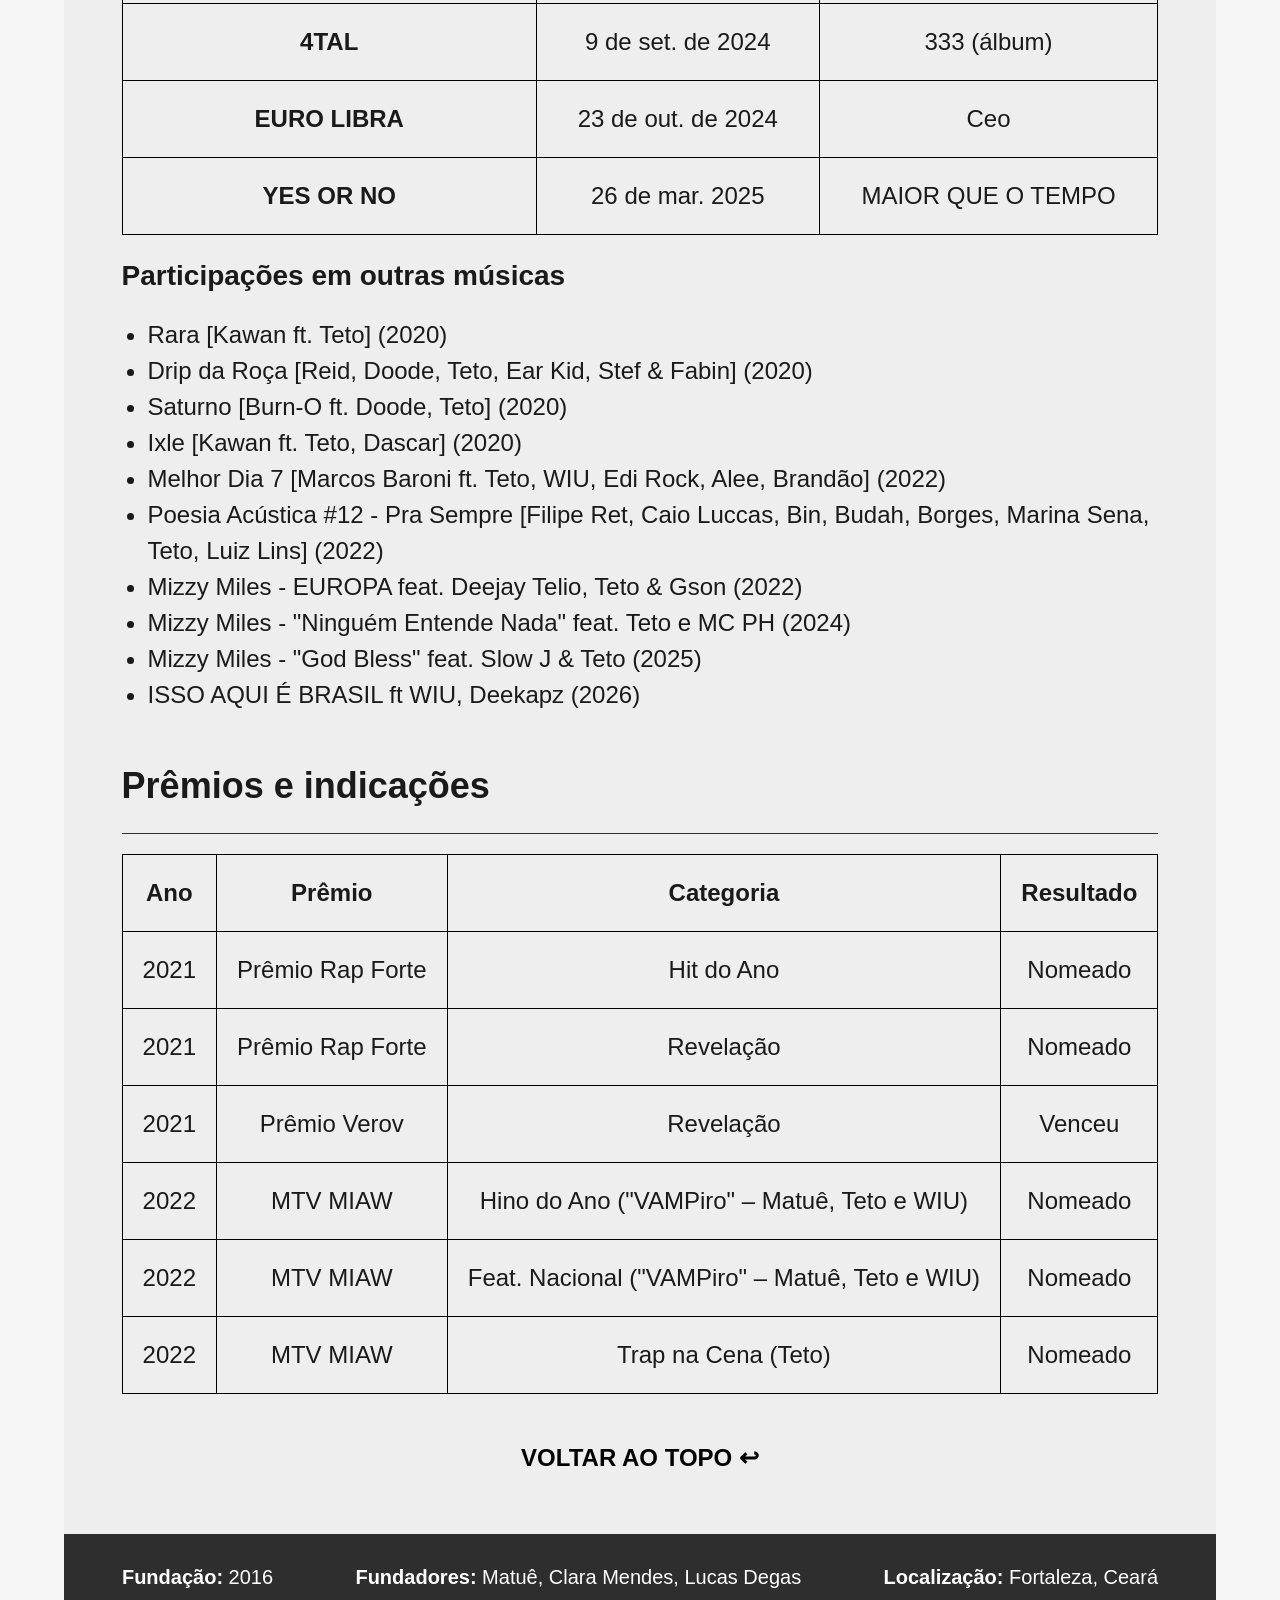
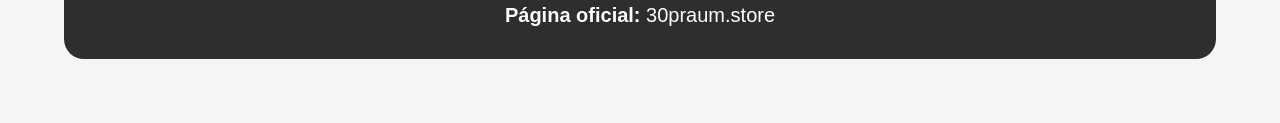
<file: teto.html>
<!doctype html>
<html lang="pt-BR">
  <head>
    <meta charset="UTF-8" />
    <meta name="viewport" content="width=device-width, initial-scale=1.0" />
    <title>Teto | 30PRAUM</title>
    <link rel="stylesheet" href="style.css" />
  </head>
  <body>
    <header id="topo">
      <nav aria-label="Menu principal">
        <a href="index.html">30PRAUM</a>
        <a href="matue.html">Matuê</a>
        <a href="wiu.html">WIU</a>
        <a href="teto.html" aria-current="page">Teto</a>
      </nav>
    </header>
    <main>
      <section class="apresentacao">
        <h1>Teto</h1>
        <hr />
        <img class="destaque" src="image/teto.png" alt="teto" />
        <p>
          Clériton Sávio Santos Silva (nascido em 19 de outubro de 2001, em
          Jacobina), mais conhecido como Teto, é um rapper, cantor e compositor
          brasileiro. Ele ganhou reconhecimento por meio de prévias de suas
          músicas que foram compartilhadas de forma não oficial em diversos
          canais do YouTube, acumulando milhões de visualizações e alcançando
          fama em plataformas de redes sociais como TikTok e Instagram.
        </p>
      </section>
      <section>
        <h2>Infância e juventude</h2>
        <hr />
        <p>
          Clériton Sávio Santos Silva nasceu em 19 de outubro de 2001, no
          município de Jacobina, no estado da Bahia. Ele recorda que, aos oito
          anos de idade, costumava ouvir seu pai tocar e cantar diversos gêneros
          musicais em casa, como pagode, axé e MPB. Teto começou a compor aos
          doze anos e, até hoje, grava tudo em seu próprio quarto. Foi nesse
          cômodo que ele gravou diversas prévias musicais — prévias que, por
          fim, lhe trouxeram um reconhecimento significativo.
        </p>
      </section>
      <section>
        <h2>Carreira</h2>
        <hr />
        <h3>
          Início de carreira, sucesso com as prévias e contrato com a 30PRAUM
          (2018–2021)
        </h3>
        <p>
          Teto iniciou sua carreira musical em 2018, lançando algumas músicas
          ("Fico Famoso" e "Say Yes") que não ganharam tração e acabaram sendo
          removidas das plataformas digitais. No final de 2019, a gravadora Hash
          Produções interessou-se por ele e estabeleceu uma parceria de
          investimento. Embora tenha gravado várias faixas com o selo — chegando
          a aparecer ao lado de outros artistas da empresa na mixtape "Bagulhão"
          (que incluía sua música "100") —, ele ficou frustrado com a demora em
          sua estreia oficial. Em entrevista ao G1, ele explicou sua saída da
          Hash: "As pessoas falam e especulam muita coisa, mas a verdade é que
          eu sempre quis que meu trabalho fosse valorizado; sempre quis ver o
          mercado evoluir. Na Hash Produções, não senti que houvesse um
          profissionalismo real — não parecia que estavam levando as coisas a
          sério". Teto conseguiu construir uma base de fãs após fazer
          participações nos sucessos de 2020 "Drip da Roça", de Reid — que
          acumulou mais de 50 milhões de visualizações no YouTube —, e
          "Saturno", de Burn-O. Naquele mesmo ano, ele começou a realizar
          transmissões ao vivo no Instagram para promover suas músicas, que
          ainda estavam em fase de produção. Fãs que gostavam de seu trabalho
          começaram a publicar essas faixas de forma não oficial; no YouTube,
          elas ficaram conhecidas como "previews" (ou trechos). Vídeos contendo
          suas músicas alcançaram milhões de visualizações em diversos canais.
          "Eu simplesmente posicionava o celular e fazia uma live. As pessoas
          entravam, eu tocava minhas músicas e elas adoravam — isso realmente
          ressoou com o público. Foi uma experiência incrível, e as pessoas
          perceberam que eu era um garoto diferente", contou Teto ao G1. O
          burburinho em torno dele chamou a atenção do rapper Matuê, que entrou
          em contato com Teto, expressando interesse em uma colaboração na faixa
          "M4". O que começou como uma simples participação acabou resultando em
          um convite para que Teto integrasse a 30PRAUM, gravadora de Matuê.
          Como ainda mantinha um acordo pré-contratual com a Hash Produções,
          Teto optou por não dar continuidade a esse vínculo; em vez disso,
          assinou com a 30PRAUM em janeiro de 2021, dando início, de fato, à sua
          carreira profissional. Com a ascensão de seu sucesso, Teto enfrentou
          problemas relacionados ao lançamento não autorizado de suas músicas,
          já que algumas pessoas estavam enviando, de forma clandestina, seus
          singles para o Spotify. Durante uma transmissão ao vivo no Instagram,
          o rapper desabafou sobre a situação: "Como é possível alguém lançar
          uma música no meu perfil de artista? Não faz sentido nenhum... Já
          estamos trabalhando para remover essas faixas que vazaram, mas isso
          nem deveria ser possível", declarou Teto. Em um show, Teto anunciou o
          retorno do "antigo Teto" e, para celebrar, lançou "Savana" — um single
          muito aguardado por seus fãs —, que ficou disponível por um período de
          24 horas.
        </p>
        <h3>M4, Prévias.zip e outros lançamentos (2021)</h3>
        <p>
          O single M4, que inclui participação especial de Matuê, foi produzido
          por Fernospazzin e Gibbo, sendo lançado pela 30PRAUM, em 19 de janeiro
          de 2021. A música ficou no Top 15 músicas do Spotify mais ouvidas no
          Brasil com apenas poucos dias de lançamento e também permaneceu no Top
          5 de músicas mais tocadas do país por mais de 2 meses consecutivos.
          Seu primeiro EP chamado de Prévias.zip foi lançado em 1º de abril de
          2021, pela 30PRAUM, com a distribuição da Sony Music Brasil. As
          músicas somaram milhões de acessos em todas as plataformas. Três das
          quatro faixas do EP ficaram nas posições mais altas da sessão “Em
          Alta” do YouTube, sendo elas “PayPal”, “Dia Azul” e “Manha”
          respectivamente, perdendo apenas a primeira posição para o grupo
          coreano BTS. O EP alcançou o primeiro lugar nas paradas musicais da
          Apple Music Brasil e iTunes Egito, com todas as faixas também entrando
          nas paradas musicais do Brasil. A música Paypal foi a que teve melhor
          desempenho, ficando na posição 8° da Apple Music Brasil, 92° da iTunes
          Brasil e 79° do Spotify Brasil. Teto foi escolhido pelo Spotify como
          artista "RADAR" do mês de abril. Durante todo o mês, estando na capa
          da playlist Radar Brasil, responsável por apresentar novos artistas e
          músicas de diversos gêneros para o público. Ele foi considerado pelo
          jornal digital "Rap Mais", como "um dos rappers brasileiros mais
          ouvidos no Spotify, em Abril". Em agosto de 2021, o artista fez uma
          participação especial na live "Quer Voar Experience" da gravadora
          30PRAUM, cantando seu hit "M4" ao lado de Matuê. Em pouco tempo, a
          live alcançou mais de 100 mil pessoas, conquistando o recorde nacional
          de 1ª premiere de clipe nacional de 2021. Além de conseguir 2 milhões
          de visualizações em 24 horas. Em 28 de setembro de 2021 é lançado o
          single Groupies. Através de parceria exclusiva e inovadora com a
          Cinemark, foi exibido o videoclipe nos cinemas de todo Brasil. O
          videoclipe atingiu 1 milhão de visualizações em apenas 3 horas e sua
          premiere alcançou o recorde brasileiro com 133 mil pessoas assistindo
          a estreia do clipe, ultrapassando o hit "Modo Turbo", de Luísa Sonza,
          e se destacando nas paradas musicais do Brasil, Portugal e Angola. Em
          10 de outubro de 2021, o artista lançou o single Mustang Preto
          juntamente com um videoclipe super bem produzido, no qual conta com
          direção de Felipe Vieira. A música ficou na posição 78° do Spotify
          Brasil, 192° do Spotify Portugal, 79° do Youtube Brasil, 107° do Apple
          Music Angola e 197° do Apple Music Brasil. Em novembro de 2021, Teto
          embarcou na mini turnê "Revoada USA" juntamente com MC Hariel e Matuê,
          a fim de promover sua carreira nos Estados Unidos. A turnê foi
          realizada pela produtora Reset Entertainment em parceria com a All
          Star Produções. Ela iniciou na cidade de Newark, no dia 20 de
          novembro, e seguiu para apresentações nas cidades de Boston, Atlanta,
          Miami, Orlando, tendo seu encerramento no dia 28 de novembro de 2021,
          na cidade de San Diego. Poucos dias antes, em 17 de novembro de 2021,
          Teto lançou seu quarto single chamado A Lua, uma regravação da música
          de mesmo nome da banda baiana conhecida como "Filhos de Jorge", sendo
          parte de um projeto do Spotify chamado "Spotify Singles". O single
          alcançou a posição 144° do Spotify Brasil.
        </p>
        <h3>MAIOR QUE O TEMPO e antecedentes (2025–presente)</h3>
        <p>
          Após o lançamento de 'prévias.zip', Teto passou quase quatro anos sem
          lançar um álbum ou EP — uma longa espera que apenas intensificou a
          expectativa dos fãs, que já haviam reconhecido seu potencial ainda em
          2021. Durante esse período, Teto enfrentou críticas consideráveis
          ​​por não ter aproveitado o <strong>hype</strong> para lançar um álbum
          de estúdio; ele também foi questionado por mudar seu estilo musical,
          aproximando-se do <strong>afrobeats</strong> e do
          <strong>hip-hop</strong> alternativo. Em janeiro de 2025, Teto lançou
          seu segundo EP, intitulado 'tempo.zip', que trouxe faixas antigas —
          músicas que os fãs aguardavam e pediam há muito tempo. No Instagram,
          ele compartilhou as seguintes mensagens: "Cheguei até aqui por causa
          das escolhas que fiz — algumas certas, muitas erradas" e "Agora vejo
          tudo com clareza, e vou fazer melhor. 'tempo.zip' foi apenas uma das
          coisas que coloquei no lugar certo". Os fãs interpretaram isso como um
          esforço para abordar e corrigir aspectos de sua trajetória que não
          haviam se concretizado plenamente. No dia 27 de março de 2025, Teto
          finalmente lançou seu álbum de estreia. Intitulado 'GREATEST THAN
          TIME', o projeto é composto por dois álbuns que exploram uma
          dualidade: o primeiro representa as raízes de Teto no
          <strong>trap</strong>, enquanto o segundo reflete sua nova direção
          musical, permitindo-lhe exibir uma faceta mais artística. O álbum é
          visto como uma "despedida" da fase anterior de sua carreira.
        </p>
      </section>
      <section>
        <h2>Características musicais</h2>
        <hr />
        <p>
          Teto costuma falar em suas músicas sobre dinheiro, mulheres, sonhos,
          objetivos e inveja. Seu destaque na cena do trap talvez esteja ligado
          por suas melodias e forma de encaixar os assuntos na hora da escrita.
          O artista também costuma utilizar a técnica de canto melisma em suas
          músicas.
        </p>
      </section>
      <section>
        <h2>Legado e reconhecimento</h2>
        <hr />
        <p>
          Mesmo em pouco tempo, Teto já tem vários reconhecimentos. Ele se
          tornou um dos maiores artistas de sucesso do Brasil no momento apenas
          lançando prévias de suas músicas e também se tornando uma das
          revelações do Trap no ano de 2020. O jornal digital Rap Mais comentou
          que "O jovem artista Teto já pode ser considerado um fenômeno das
          redes sociais e um nome para ficar de olho em 2021". Ele também foi o
          primeiro músico brasileiro que atingiu a marca de um milhão de
          seguidores no Instagram, mesmo sem lançar nenhuma música oficial.
        </p>
      </section>
      <section>
        <h2>Discografia</h2>
        <hr />
        <p>
          O rapper possui diversas músicas que vazaram e nunca foram lançadas
          oficialmente como singles — por exemplo, faixas intituladas "Savana",
          "Drogas", "Chanel", "Futuro", "Lemon Haze", "Foda-se o Inferno" e "Te
          Amo Mãe", entre inúmeras outras que surgiram na internet. Em abril de
          2020, enquanto estava vinculado à gravadora Hash Produções, Teto
          também lançou as músicas "100" e "High" (com a participação de Dascar,
          Alee e Jovem Dex); no entanto, essa mixtape acabou sendo engavetada
          posteriormente.
        </p>
        <div class="discografia">
          <h3>Álbuns de estúdio</h3>
          <ul class="discografia_albums cards">
            <li class="album">
              <img
                src="image/maiorqueotempo.jpg"
                alt="Maior que o tempo"
              /><span>MAIOR QUE O TEMPO (2025)</span>
            </li>
            <li class="album">
              <img src="image/colapso.jpg" alt="colapso global" /><span
                >COLAPSO GLOBAL (com: WIU) (2026)</span
              >
            </li>
          </ul>
          <h3>EP's</h3>
          <ul class="discografia_eps cards">
            <li class="album">
              <img src="image/previas.jpeg" alt="previas" /><span
                >Prévias.zip (2021)</span
              >
            </li>
            <li class="album">
              <img src="image/tempo.jpeg" alt="tempo" /><span
                >tempo.zip (2025)</span
              >
            </li>
          </ul>
        </div>
        <div class="tabela">
          <table>
            <tr>
              <th>Simples</th>
              <th>Lançamento</th>
              <th>Álbum</th>
            </tr>
            <tr>
              <td><strong>M4</strong></td>
              <td>Janeiro de 2021</td>
              <td>—</td>
            </tr>
            <tr>
              <td><strong>Paypal</strong></td>
              <td>Abril de 2021</td>
              <td>Prévias.zip</td>
            </tr>
            <tr>
              <td><strong>Dia Azul</strong></td>
              <td>Abril de 2021</td>
              <td>Prévias.zip</td>
            </tr>
            <tr>
              <td><strong>Fashion</strong></td>
              <td>Abril de 2021</td>
              <td>Prévias.zip</td>
            </tr>
            <tr>
              <td><strong>Manha</strong></td>
              <td>Abril de 2021</td>
              <td>Prévias.zip</td>
            </tr>
            <tr>
              <td><strong>Groupies</strong></td>
              <td>Setembro de 2021</td>
              <td>—</td>
            </tr>
            <tr>
              <td><strong>Mustang Preto</strong></td>
              <td>Outubro de 2021</td>
              <td>—</td>
            </tr>
            <tr>
              <td><strong>Fim de Semana no Rio</strong></td>
              <td>Março de 2022</td>
              <td>—</td>
            </tr>
            <tr>
              <td><strong>VAMPiro</strong></td>
              <td>Abril de 2022</td>
              <td>—</td>
            </tr>
            <tr>
              <td><strong>Flow Espacial</strong></td>
              <td>Janeiro de 2023</td>
              <td>—</td>
            </tr>
            <tr>
              <td><strong>Minha Vida é um Filme</strong></td>
              <td>Março de 2023</td>
              <td>—</td>
            </tr>
            <tr>
              <td><strong>Movimento</strong></td>
              <td>Março de 2023</td>
              <td>—</td>
            </tr>
            <tr>
              <td><strong>Mais um Voo</strong></td>
              <td>Outubro de 2023</td>
              <td>—</td>
            </tr>
            <tr>
              <td><strong>zumzumzum</strong></td>
              <td>Janeiro de 2024</td>
              <td>—</td>
            </tr>
            <tr>
              <td><strong>Problemas de um Milionário</strong></td>
              <td>10 de abril de 2024</td>
              <td>—</td>
            </tr>
            <tr>
              <td><strong>Embalo</strong></td>
              <td>25 de abr. de 2024</td>
              <td>—</td>
            </tr>
            <tr>
              <td><strong>OK! OK</strong></td>
              <td>25 de jul. de 2024</td>
              <td>—</td>
            </tr>
            <tr>
              <td><strong>4TAL</strong></td>
              <td>9 de set. de 2024</td>
              <td>333 (álbum)</td>
            </tr>
            <tr>
              <td><strong>EURO LIBRA</strong></td>
              <td>23 de out. de 2024</td>
              <td>Ceo</td>
            </tr>
            <tr>
              <td><strong>YES OR NO</strong></td>
              <td>26 de mar. 2025</td>
              <td>MAIOR QUE O TEMPO</td>
            </tr>
          </table>
        </div>
        <h3>Participações em outras músicas</h3>
        <ul>
          <li>Rara [Kawan ft. Teto] (2020)</li>
          <li>
            Drip da Roça [Reid, Doode, Teto, Ear Kid, Stef & Fabin] (2020)
          </li>
          <li>Saturno [Burn-O ft. Doode, Teto] (2020)</li>
          <li>Ixle [Kawan ft. Teto, Dascar] (2020)</li>
          <li>
            Melhor Dia 7 [Marcos Baroni ft. Teto, WIU, Edi Rock, Alee, Brandão]
            (2022)
          </li>
          <li>
            Poesia Acústica #12 - Pra Sempre [Filipe Ret, Caio Luccas, Bin,
            Budah, Borges, Marina Sena, Teto, Luiz Lins] (2022)
          </li>
          <li>Mizzy Miles - EUROPA feat. Deejay Telio, Teto & Gson (2022)</li>
          <li>
            Mizzy Miles - "Ninguém Entende Nada" feat. Teto e MC PH (2024)
          </li>
          <li>Mizzy Miles - "God Bless" feat. Slow J & Teto (2025)</li>
          <li>ISSO AQUI É BRASIL ft WIU, Deekapz (2026)</li>
        </ul>
      </section>
      <section>
        <h2>Prêmios e indicações</h2>
        <hr />
        <div class="tabela">
          <table>
            <tr>
              <th>Ano</th>
              <th>Prêmio</th>
              <th>Categoria</th>
              <th>Resultado</th>
            </tr>
            <tr>
              <td>2021</td>
              <td>Prêmio Rap Forte</td>
              <td>Hit do Ano</td>
              <td>Nomeado</td>
            </tr>
            <tr>
              <td>2021</td>
              <td>Prêmio Rap Forte</td>
              <td>Revelação</td>
              <td>Nomeado</td>
            </tr>
            <tr>
              <td>2021</td>
              <td>Prêmio Verov</td>
              <td>Revelação</td>
              <td>Venceu</td>
            </tr>
            <tr>
              <td>2022</td>
              <td>MTV MIAW</td>
              <td>Hino do Ano ("VAMPiro" – Matuê, Teto e WIU)</td>
              <td>Nomeado</td>
            </tr>
            <tr>
              <td>2022</td>
              <td>MTV MIAW</td>
              <td>Feat. Nacional ("VAMPiro" – Matuê, Teto e WIU)</td>
              <td>Nomeado</td>
            </tr>
            <tr>
              <td>2022</td>
              <td>MTV MIAW</td>
              <td>Trap na Cena (Teto)</td>
              <td>Nomeado</td>
            </tr>
          </table>
        </div>
      </section>
      <a class="voltar" href="#topo">Voltar ao topo &#x21A9;</a>
    </main>
    <footer>
      <p><span>Fundação:</span> 2016</p>
      <p><span>Fundadores:</span> Matuê, Clara Mendes, Lucas Degas</p>
      <p><span>Localização:</span> Fortaleza, Ceará</p>
      <p><span>Página oficial:</span> 30praum.store</p>
    </footer>
  </body>
</html>
</file>
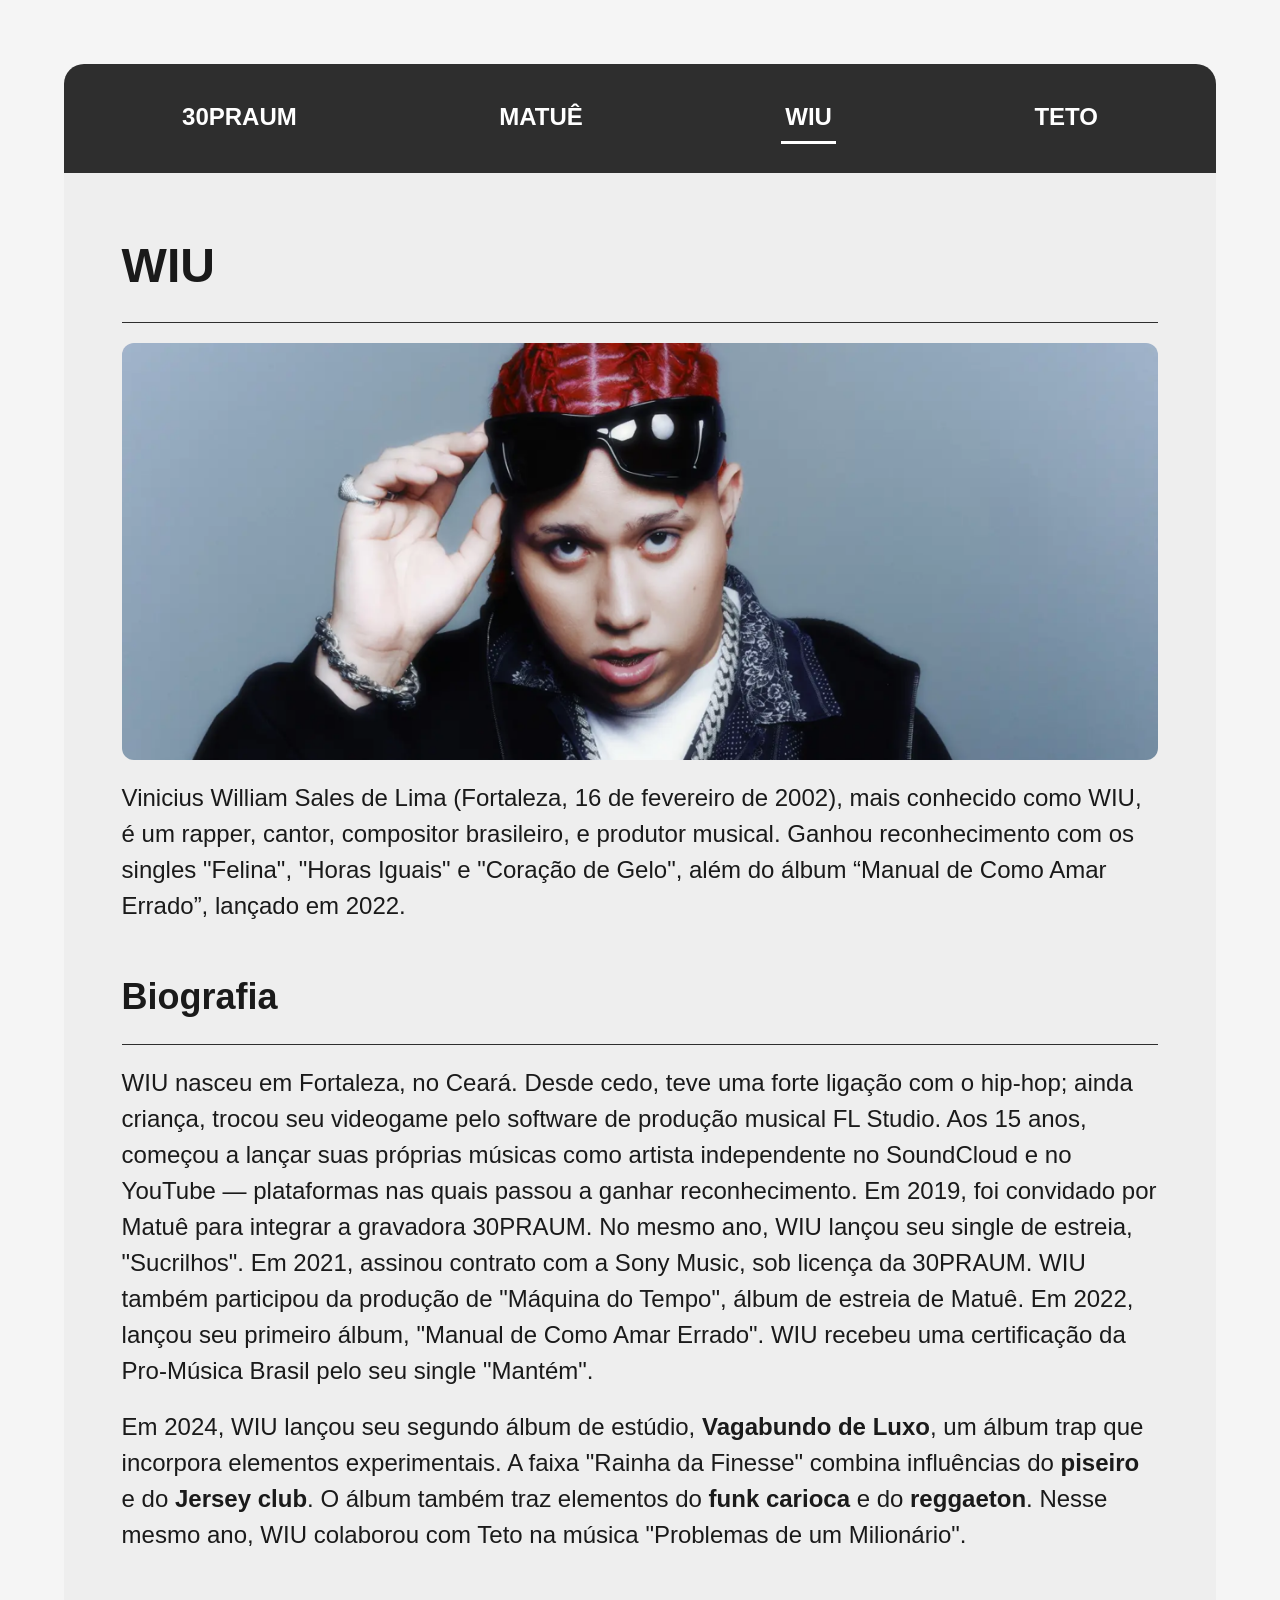
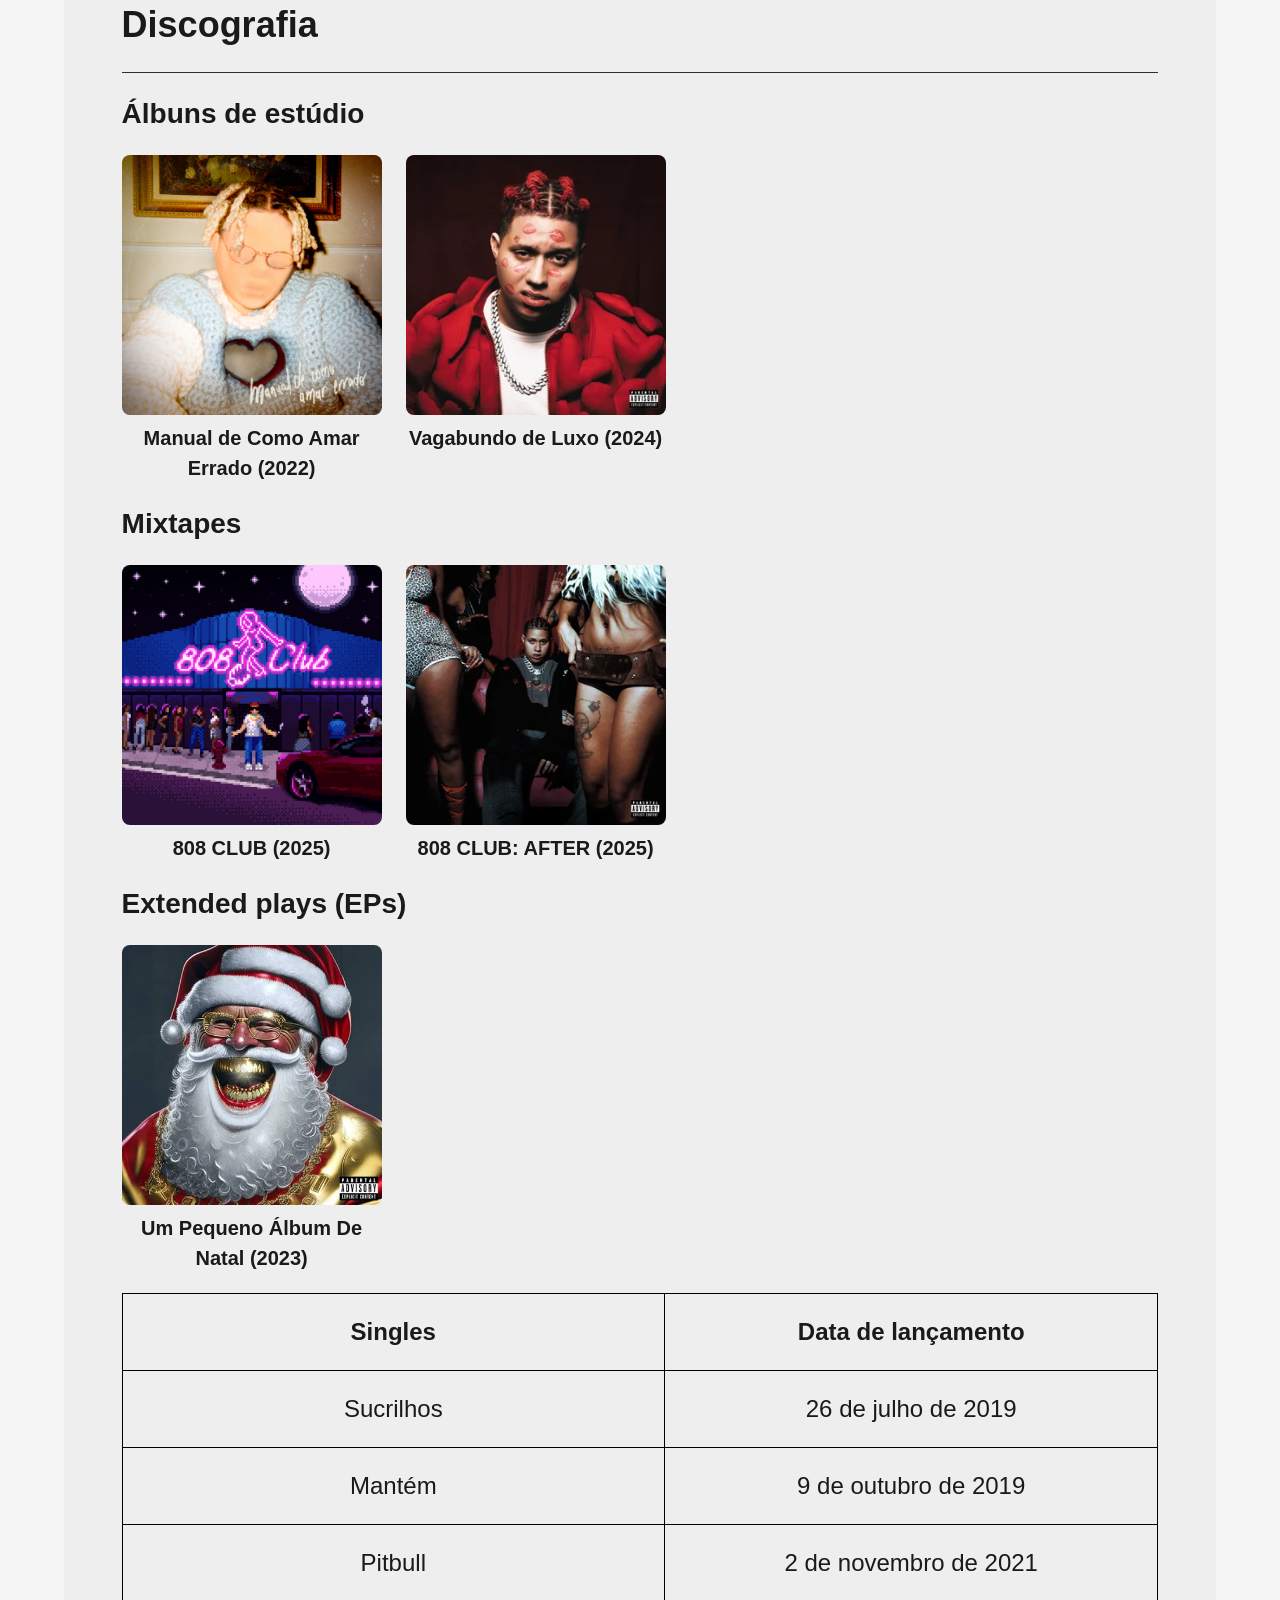
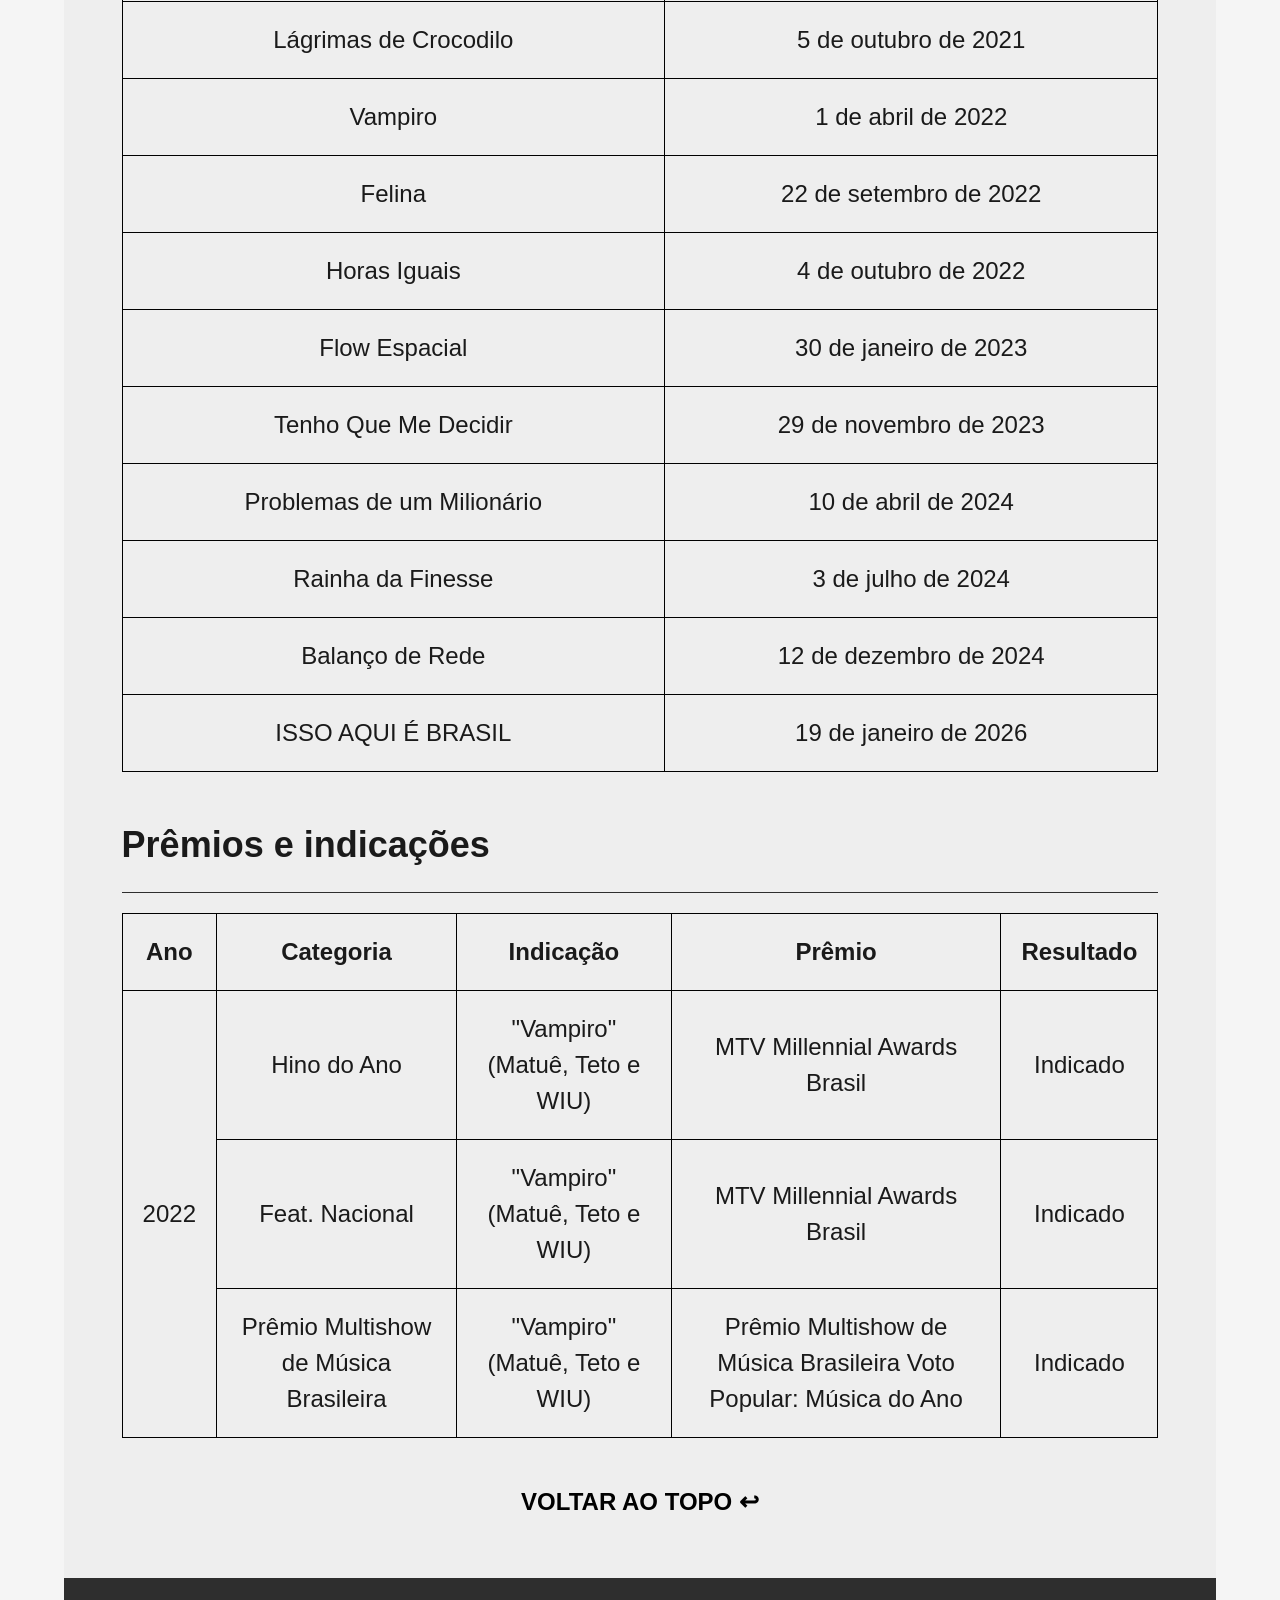
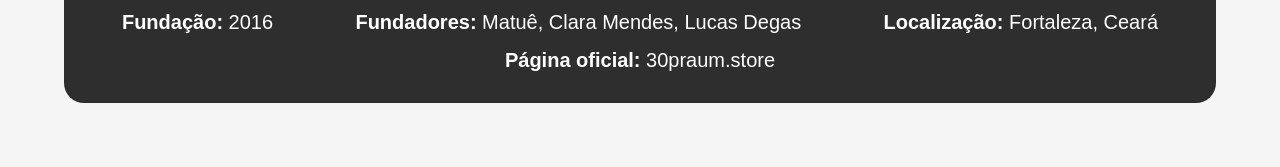
<file: wiu.html>
<!doctype html>
<html lang="pt-BR">
  <head>
    <meta charset="UTF-8" />
    <meta name="viewport" content="width=device-width, initial-scale=1.0" />
    <title>WIU | 30PRAUM</title>
    <link rel="stylesheet" href="style.css" />
  </head>
  <body>
    <header id="topo">
      <nav aria-label="Menu principal">
        <a href="index.html">30PRAUM</a>
        <a href="matue.html">Matuê</a>
        <a href="wiu.html" aria-current="page">WIU</a>
        <a href="teto.html">Teto</a>
      </nav>
    </header>
    <main>
      <section class="apresentacao">
        <h1>WIU</h1>
        <hr />
        <img class="destaque" src="image/wiu.png" alt="WIU" />
        <p>
          Vinicius William Sales de Lima (Fortaleza, 16 de fevereiro de 2002),
          mais conhecido como WIU, é um rapper, cantor, compositor brasileiro, e
          produtor musical. Ganhou reconhecimento com os singles "Felina",
          "Horas Iguais" e "Coração de Gelo", além do álbum “Manual de Como Amar
          Errado”, lançado em 2022.
        </p>
      </section>
      <section>
        <h2>Biografia</h2>
        <hr />
        <p>
          WIU nasceu em Fortaleza, no Ceará. Desde cedo, teve uma forte ligação
          com o hip-hop; ainda criança, trocou seu videogame pelo software de
          produção musical FL Studio. Aos 15 anos, começou a lançar suas
          próprias músicas como artista independente no SoundCloud e no YouTube
          — plataformas nas quais passou a ganhar reconhecimento. Em 2019, foi
          convidado por Matuê para integrar a gravadora 30PRAUM. No mesmo ano,
          WIU lançou seu single de estreia, "Sucrilhos". Em 2021, assinou
          contrato com a Sony Music, sob licença da 30PRAUM. WIU também
          participou da produção de "Máquina do Tempo", álbum de estreia de
          Matuê. Em 2022, lançou seu primeiro álbum, "Manual de Como Amar
          Errado". WIU recebeu uma certificação da Pro-Música Brasil pelo seu
          single "Mantém".
        </p>
        <p>
          Em 2024, WIU lançou seu segundo álbum de estúdio,
          <strong>Vagabundo de Luxo</strong>, um álbum trap que incorpora
          elementos experimentais. A faixa "Rainha da Finesse" combina
          influências do <strong>piseiro</strong> e do
          <strong>Jersey club</strong>. O álbum também traz elementos do
          <strong>funk carioca</strong> e do <strong>reggaeton</strong>. Nesse
          mesmo ano, WIU colaborou com Teto na música "Problemas de um
          Milionário".
        </p>
      </section>
      <section>
        <h2>Discografia</h2>
        <hr />
        <div class="discografia">
          <h3>Álbuns de estúdio</h3>
          <ul class="discografia_albums cards">
            <li class="album">
              <img
                src="image/manualdecomoamarerrado.jpeg"
                alt="Manual de Como Amar Errado"
              /><span>Manual de Como Amar Errado (2022)</span>
            </li>
            <li class="album">
              <img
                src="image/vagabundodeluxo.jpeg"
                alt="Vagabundo de Luxo"
              /><span>Vagabundo de Luxo (2024)</span>
            </li>
          </ul>
          <h3>Mixtapes</h3>
          <ul class="discografia_mixtapes cards">
            <li class="album">
              <img src="image/808club.jpeg" alt="808 CLUB" /><span
                >808 CLUB (2025)</span
              >
            </li>
            <li class="album">
              <img src="image/808clubafter.jpeg" alt="808 CLUB: AFTER" /><span
                >808 CLUB: AFTER (2025)</span
              >
            </li>
          </ul>
          <h3>Extended plays (EPs)</h3>
          <ul class="discografia_eps cards">
            <li class="album">
              <img
                src="image/umpequenoalbumdenatal.jpeg"
                alt="Um Pequeno Álbum De Natal"
              /><span>Um Pequeno Álbum De Natal (2023)</span>
            </li>
          </ul>
        </div>

        <div class="tabela">
          <table>
            <thead>
              <tr>
                <th>Singles</th>
                <th>Data de lançamento</th>
              </tr>
            </thead>
            <tbody>
              <tr>
                <td>Sucrilhos</td>
                <td>26 de julho de 2019</td>
              </tr>
              <tr>
                <td>Mantém</td>
                <td>9 de outubro de 2019</td>
              </tr>
              <tr>
                <td>Pitbull</td>
                <td>2 de novembro de 2021</td>
              </tr>
              <tr>
                <td>Lágrimas de Crocodilo</td>
                <td>5 de outubro de 2021</td>
              </tr>
              <tr>
                <td>Vampiro</td>
                <td>1 de abril de 2022</td>
              </tr>
              <tr>
                <td>Felina</td>
                <td>22 de setembro de 2022</td>
              </tr>
              <tr>
                <td>Horas Iguais</td>
                <td>4 de outubro de 2022</td>
              </tr>
              <tr>
                <td>Flow Espacial</td>
                <td>30 de janeiro de 2023</td>
              </tr>
              <tr>
                <td>Tenho Que Me Decidir</td>
                <td>29 de novembro de 2023</td>
              </tr>
              <tr>
                <td>Problemas de um Milionário</td>
                <td>10 de abril de 2024</td>
              </tr>
              <tr>
                <td>Rainha da Finesse</td>
                <td>3 de julho de 2024</td>
              </tr>
              <tr>
                <td>Balanço de Rede</td>
                <td>12 de dezembro de 2024</td>
              </tr>
              <tr>
                <td>ISSO AQUI É BRASIL</td>
                <td>19 de janeiro de 2026</td>
              </tr>
            </tbody>
          </table>
        </div>
      </section>
      <section>
        <h2>Prêmios e indicações</h2>
        <hr />
        <div class="tabela">
          <table>
            <thead>
              <tr>
                <th>Ano</th>
                <th>Categoria</th>
                <th>Indicação</th>
                <th>Prêmio</th>
                <th>Resultado</th>
              </tr>
            </thead>
            <tbody>
              <tr>
                <td rowspan="3">2022</td>
                <td>Hino do Ano</td>
                <td>"Vampiro" (Matuê, Teto e WIU)</td>
                <td>MTV Millennial Awards Brasil</td>
                <td>Indicado</td>
              </tr>
              <tr>
                <td>Feat. Nacional</td>
                <td>"Vampiro" (Matuê, Teto e WIU)</td>
                <td>MTV Millennial Awards Brasil</td>
                <td>Indicado</td>
              </tr>
              <tr>
                <td>Prêmio Multishow de Música Brasileira</td>
                <td>"Vampiro" (Matuê, Teto e WIU)</td>
                <td>
                  Prêmio Multishow de Música Brasileira Voto Popular: Música do
                  Ano
                </td>
                <td>Indicado</td>
              </tr>
            </tbody>
          </table>
        </div>
      </section>
      <a class="voltar" href="#topo">Voltar ao topo &#x21A9;</a>
    </main>
    <footer>
      <p><span>Fundação:</span> 2016</p>
      <p><span>Fundadores:</span> Matuê, Clara Mendes, Lucas Degas</p>
      <p><span>Localização:</span> Fortaleza, Ceará</p>
      <p><span>Página oficial:</span> 30praum.store</p>
    </footer>
  </body>
</html>
</file>
<file: style.css>
* {
  padding: 0;
  margin: 0;
  box-sizing: border-box;
}

body {
  display: flex;
  justify-content: center;
  align-items: center;
  flex-direction: column;
  background-color: #f5f5f5;
  color: #1a1a1a;
  font-family: "Segoe UI", Roboto, Arial, sans-serif;
  line-height: 1.5;
  padding: 5%;
}

img {
  max-width: 100%;
  height: auto;
  display: block;
}

header {
  background-color: #2e2e2e;
  width: 100%;
  border-radius: 20px 20px 0 0;
  padding: 2.5%;
}

nav {
  display: flex;
  flex-wrap: wrap;
  justify-content: space-around;
  align-items: center;
  gap: 12px 24px;
}

nav a {
  color: #ffffff;
  text-decoration: none;
  text-transform: uppercase;
  font-weight: bold;
  padding: 6px 4px;
  border-bottom: 3px solid transparent;
}

nav a:hover,
nav a:focus-visible,
nav a[aria-current="page"] {
  border-bottom-color: #ffffff;
}

main {
  background-color: #eeeeee;
  display: flex;
  gap: 20px;
  flex-direction: column;
  width: 100%;
  padding: 5%;
  border-radius: 0;
}

section {
  display: flex;
  flex-direction: column;
  gap: 20px;
}

section + section {
  margin-top: 2.5%;
}

hr {
  border: none;
  border-top: 1px solid #2e2e2e;
  width: 100%;
}

h1 {
  font-size: 48px;
}

h2 {
  font-size: 36px;
}

h3 {
  font-size: 28px;
}

p,
a,
li {
  font-size: 24px;
}

li {
  margin-left: 2.5%;
}

.destaque {
  width: 100%;
  border-radius: 12px;
}

.discografia {
  display: flex;
  flex-direction: column;
  gap: 20px;
}

.cards {
  display: flex;
  flex-wrap: wrap;
  gap: 24px;
  list-style: none;
}

.cards li {
  margin-left: 0;
}

.album {
  flex: 1 1 180px;
  max-width: 260px;
  display: flex;
  flex-direction: column;
  align-items: center;
  gap: 8px;
  text-align: center;
}

.album img {
  width: 100%;
  border-radius: 8px;
}

.album span {
  font-size: 20px;
}

.card {
  flex: 1 1 260px;
  display: flex;
  flex-direction: column;
  align-items: center;
  gap: 12px;
  background-color: #ffffff;
  border: 1px solid #2e2e2e;
  border-radius: 16px;
  padding: 16px;
  text-align: center;
}

.card img {
  width: 100%;
  height: 180px;
  object-fit: cover;
  border-radius: 10px;
}

.card p {
  font-size: 20px;
  flex-grow: 1;
}

.botao {
  background-color: #2e2e2e;
  color: #ffffff;
  text-decoration: none;
  text-transform: uppercase;
  font-weight: bold;
  font-size: 18px;
  padding: 8px 20px;
  border-radius: 8px;
}

.botao:hover,
.botao:focus-visible {
  background-color: #555555;
}

.voltar {
  margin-top: 2.5%;
  color: #000000;
  text-decoration: none;
  text-align: center;
  text-transform: uppercase;
  font-weight: bold;
}

.tabela {
  width: 100%;
  overflow-x: auto;
}

table {
  border-collapse: collapse;
  width: 100%;
  border: 1px solid black;
}

th,
td {
  border: 1px solid black;
  font-size: 24px;
  padding: 20px;
  text-align: center;
}

footer {
  background-color: #2e2e2e;
  color: #ffffff;
  width: 100%;
  border-radius: 0 0 20px 20px;
  padding: 2.5%;
  display: flex;
  flex-wrap: wrap;
  justify-content: space-around;
  gap: 8px 24px;
}

footer p {
  font-size: 20px;
}

span {
  font-weight: bold;
}

@media (max-width: 700px) {
  body {
    padding: 3%;
  }

  h1 {
    font-size: 36px;
  }

  h2 {
    font-size: 28px;
  }

  h3 {
    font-size: 22px;
  }

  p,
  a,
  li {
    font-size: 18px;
  }

  th,
  td {
    font-size: 16px;
    padding: 10px;
  }

  nav {
    justify-content: center;
  }

  footer {
    flex-direction: column;
    align-items: center;
    text-align: center;
  }
}
</file>
